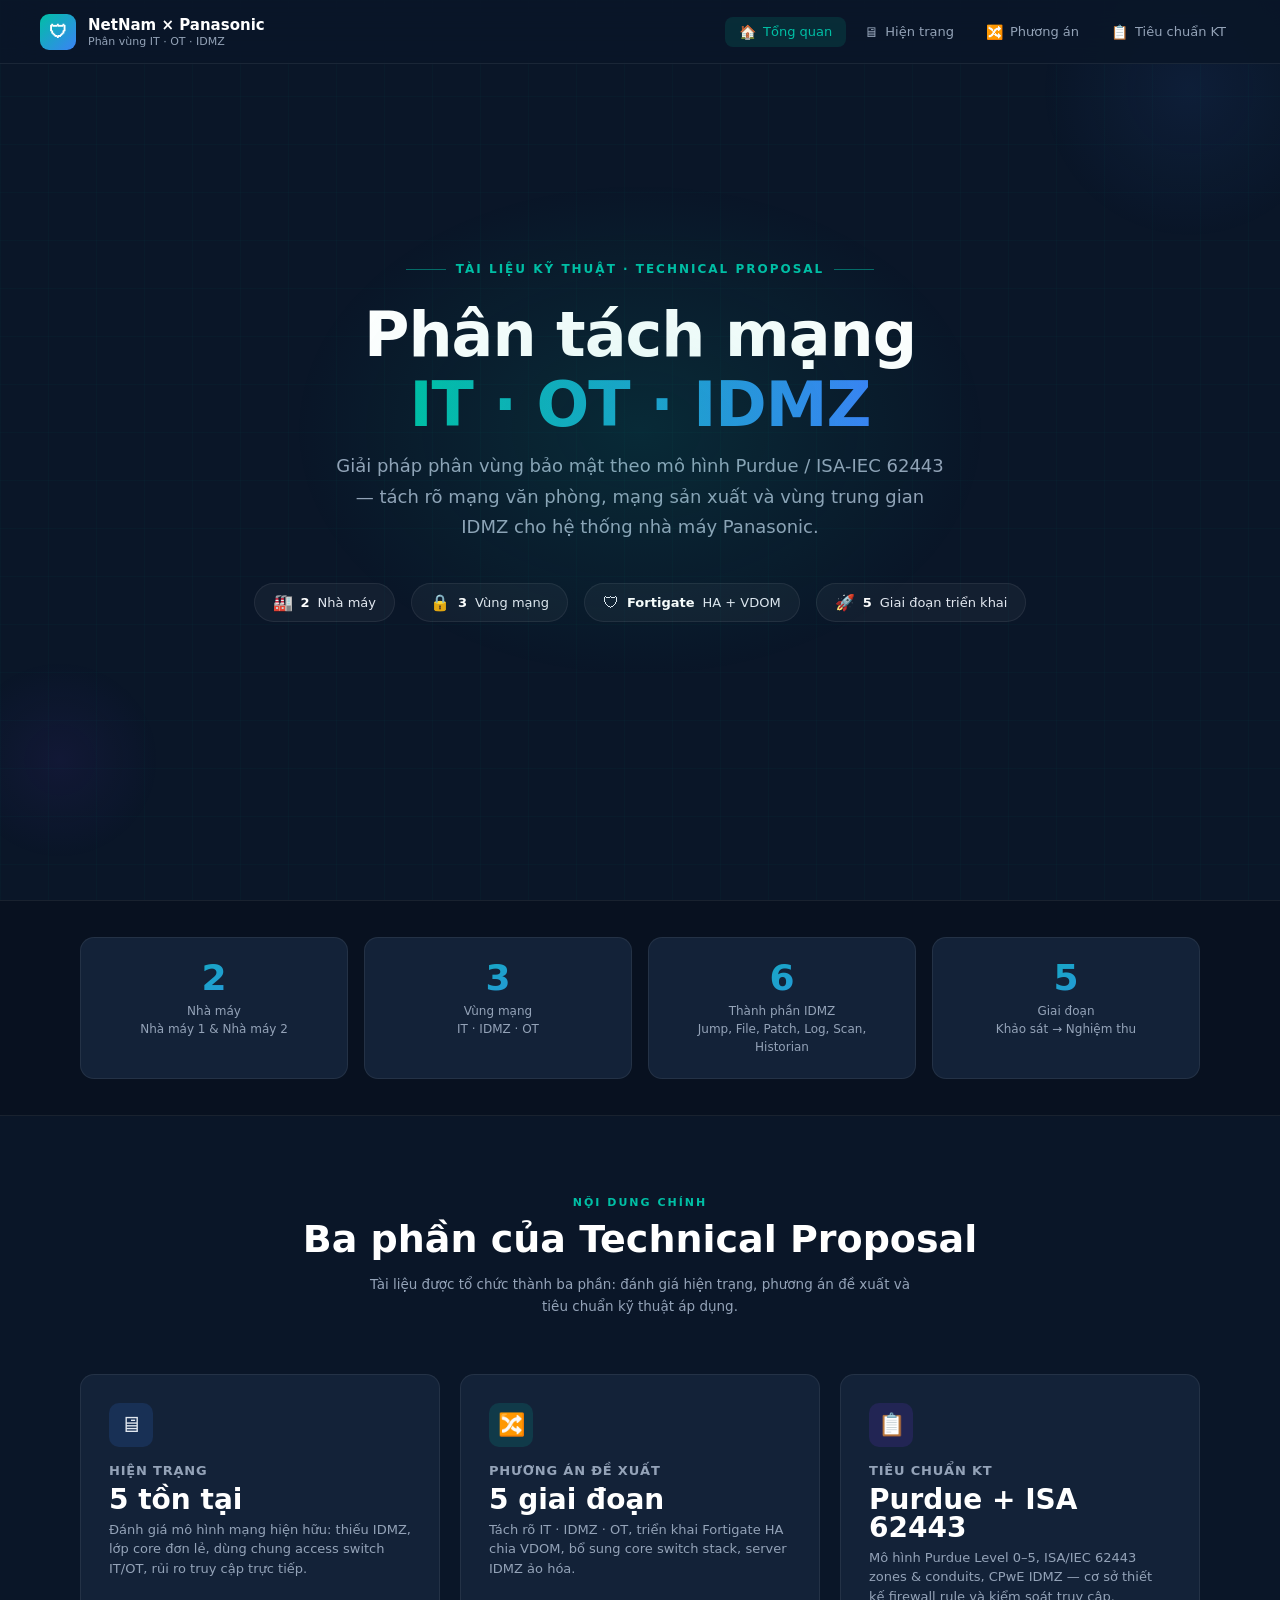
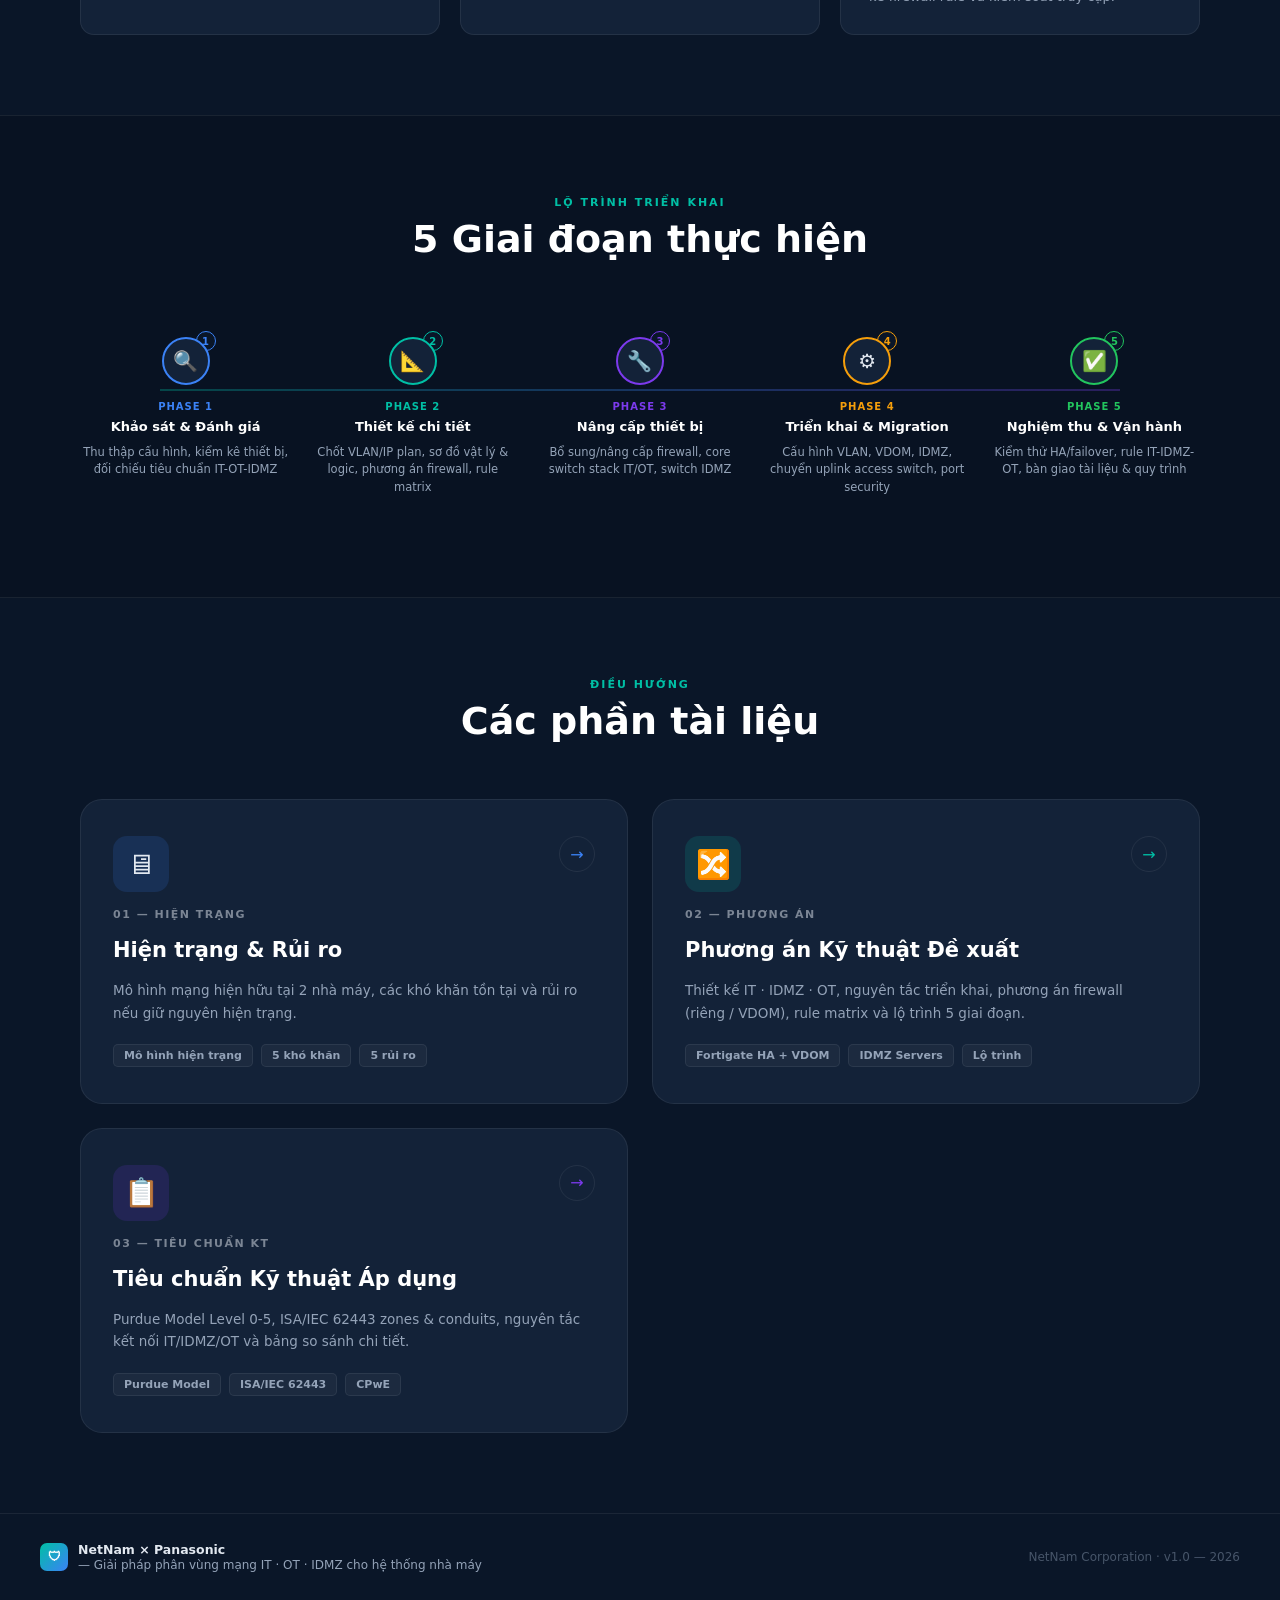
<file: index.html>
<!DOCTYPE html>
<html lang="vi">
<head>
  <meta charset="UTF-8"/>
  <meta name="viewport" content="width=device-width, initial-scale=1.0"/>
  <title>NetNam × Panasonic — Phân vùng IT · OT · IDMZ</title>
  <link rel="stylesheet" href="styles.css"/>
  <style>
/* HERO */
.hero{position:relative;min-height:100vh;display:flex;flex-direction:column;align-items:center;justify-content:center;padding:120px 40px 80px;overflow:hidden;z-index:1}
.hero::after{content:'';position:absolute;top:20%;left:50%;transform:translateX(-50%);width:700px;height:500px;background:radial-gradient(ellipse,rgba(0,191,165,.12) 0%,transparent 70%);pointer-events:none}
.hero-eyebrow{display:flex;align-items:center;gap:10px;font-size:12px;font-weight:700;letter-spacing:2px;text-transform:uppercase;color:var(--teal);margin-bottom:24px;animation:fadeUp .6s ease both}
.hero-eyebrow::before,.hero-eyebrow::after{content:'';display:block;width:40px;height:1px;background:var(--teal);opacity:.5}
.hero-title{font-size:clamp(36px,5vw,62px);font-weight:900;text-align:center;line-height:1.12;letter-spacing:-1px;color:var(--white);margin-bottom:12px;animation:fadeUp .6s .1s ease both}
.hero-title .highlight{background:linear-gradient(90deg,var(--teal),var(--blue));-webkit-background-clip:text;-webkit-text-fill-color:transparent;background-clip:text}
.hero-sub{font-size:clamp(15px,2vw,18px);color:var(--g2);text-align:center;max-width:620px;line-height:1.7;margin-bottom:40px;animation:fadeUp .6s .2s ease both}
.hero-stats{display:flex;gap:16px;flex-wrap:wrap;justify-content:center;margin-bottom:56px;animation:fadeUp .6s .3s ease both}
.stat-chip{display:flex;align-items:center;gap:8px;background:var(--glass);border:1px solid var(--border);border-radius:50px;padding:9px 18px;font-size:13px;color:var(--g1);backdrop-filter:blur(8px);transition:all var(--tr)}
.stat-chip:hover{border-color:var(--teal);color:var(--teal);box-shadow:var(--glow);transform:translateY(-2px)}
.stat-chip .chip-icon{font-size:16px;flex-shrink:0}
.stat-chip strong{color:var(--white);font-weight:700;white-space:nowrap}

.section{position:relative;z-index:1;padding:80px 40px;max-width:1200px;margin:0 auto}
.section-header{text-align:center;margin-bottom:56px}
.section .section-title{font-size:clamp(26px,3vw,38px)}
.section .section-desc{margin-left:auto;margin-right:auto;text-align:center}
.scope-grid{display:grid;grid-template-columns:repeat(4,1fr);gap:16px}
.scope-item{background:var(--navy-card);border:1px solid var(--border);border-radius:var(--radius);padding:22px 20px;text-align:center;transition:all var(--tr)}
.scope-item:hover{border-color:rgba(0,191,165,.25);transform:translateY(-3px)}
.scope-big{font-size:36px;font-weight:900;line-height:1;background:linear-gradient(135deg,var(--teal),var(--blue));-webkit-background-clip:text;-webkit-text-fill-color:transparent;background-clip:text;margin-bottom:6px}
.scope-label{font-size:12px;color:var(--g2);line-height:1.5}

.overview-grid{display:grid;grid-template-columns:repeat(3,1fr);gap:20px}
.overview-card{background:var(--navy-card);border:1px solid var(--border);border-radius:var(--radius);padding:28px;position:relative;overflow:hidden;transition:all var(--tr)}
.overview-card::before{content:'';position:absolute;top:0;left:0;right:0;height:3px;background:linear-gradient(90deg,var(--teal),var(--blue));opacity:0;transition:opacity var(--tr)}
.overview-card:hover{border-color:rgba(0,191,165,.3);transform:translateY(-4px);box-shadow:var(--shadow)}
.overview-card:hover::before{opacity:1}
.ov-icon{width:44px;height:44px;border-radius:10px;display:flex;align-items:center;justify-content:center;font-size:22px;margin-bottom:16px}
.ov-icon.blue{background:rgba(59,130,246,.15)}.ov-icon.teal{background:rgba(0,191,165,.15)}.ov-icon.purple{background:rgba(124,58,237,.15)}.ov-icon.orange{background:rgba(245,158,11,.15)}.ov-icon.red{background:rgba(239,68,68,.15)}.ov-icon.green{background:rgba(34,197,94,.15)}
.ov-title{font-size:13px;font-weight:600;color:var(--g2);text-transform:uppercase;letter-spacing:.8px;margin-bottom:8px}
.ov-value{font-size:28px;font-weight:800;color:var(--white);line-height:1;margin-bottom:6px}
.ov-detail{font-size:13px;color:var(--g2);line-height:1.5}

.timeline{position:relative;padding:20px 0}
.timeline-line{position:absolute;top:72px;left:80px;right:80px;height:2px;background:linear-gradient(90deg,var(--teal),var(--blue),var(--purple));opacity:.3}
.timeline-steps{display:grid;grid-template-columns:repeat(5,1fr);gap:16px;position:relative}
.tl-step{display:flex;flex-direction:column;align-items:center;text-align:center;opacity:0;transform:translateY(24px);transition:opacity .5s ease,transform .5s ease}
.tl-step.visible{opacity:1;transform:translateY(0)}
.tl-dot-wrap{position:relative;margin-bottom:16px}
.tl-dot{width:48px;height:48px;border-radius:50%;border:2px solid;display:flex;align-items:center;justify-content:center;font-size:20px;background:var(--navy-card);position:relative;z-index:1;transition:all var(--tr)}
.tl-step:hover .tl-dot{transform:scale(1.15);box-shadow:0 0 0 8px rgba(0,191,165,.1)}
.tl-num{position:absolute;top:-6px;right:-6px;width:20px;height:20px;border-radius:50%;background:var(--navy);border:1.5px solid;font-size:10px;font-weight:800;display:flex;align-items:center;justify-content:center}
.tl-phase{font-size:10px;font-weight:700;letter-spacing:1px;text-transform:uppercase;margin-bottom:6px}
.tl-name{font-size:13px;font-weight:700;color:var(--white);line-height:1.35;margin-bottom:8px}
.tl-desc{font-size:11.5px;color:var(--g2);line-height:1.55}
.tl-step:nth-child(1) .tl-dot,.tl-step:nth-child(1) .tl-num{border-color:#3B82F6}.tl-step:nth-child(1) .tl-num,.tl-step:nth-child(1) .tl-phase{color:#3B82F6}
.tl-step:nth-child(2) .tl-dot,.tl-step:nth-child(2) .tl-num{border-color:#00BFA5}.tl-step:nth-child(2) .tl-num,.tl-step:nth-child(2) .tl-phase{color:#00BFA5}
.tl-step:nth-child(3) .tl-dot,.tl-step:nth-child(3) .tl-num{border-color:#7C3AED}.tl-step:nth-child(3) .tl-num,.tl-step:nth-child(3) .tl-phase{color:#7C3AED}
.tl-step:nth-child(4) .tl-dot,.tl-step:nth-child(4) .tl-num{border-color:#F59E0B}.tl-step:nth-child(4) .tl-num,.tl-step:nth-child(4) .tl-phase{color:#F59E0B}
.tl-step:nth-child(5) .tl-dot,.tl-step:nth-child(5) .tl-num{border-color:#22C55E}.tl-step:nth-child(5) .tl-num,.tl-step:nth-child(5) .tl-phase{color:#22C55E}

.nav-cards{display:grid;grid-template-columns:repeat(2,1fr);gap:24px}
.nav-card{position:relative;background:var(--navy-card);border:1px solid var(--border);border-radius:var(--radius-lg);padding:36px 32px;display:flex;flex-direction:column;gap:16px;overflow:hidden;transition:all var(--tr);cursor:pointer;text-decoration:none;color:inherit}
.nav-card::before{content:'';position:absolute;inset:0;opacity:0;transition:opacity var(--tr);border-radius:var(--radius-lg)}
.nav-card:hover{transform:translateY(-6px);box-shadow:var(--shadow)}
.nav-card.c1::before{background:radial-gradient(circle at 0% 0%,rgba(59,130,246,.12),transparent 60%)}.nav-card.c2::before{background:radial-gradient(circle at 100% 0%,rgba(0,191,165,.12),transparent 60%)}.nav-card.c3::before{background:radial-gradient(circle at 0% 100%,rgba(124,58,237,.12),transparent 60%)}
.nav-card.c1:hover{border-color:rgba(59,130,246,.35)}.nav-card.c2:hover{border-color:rgba(0,191,165,.35)}.nav-card.c3:hover{border-color:rgba(124,58,237,.35)}
.nav-card:hover::before{opacity:1}
.nc-top{display:flex;align-items:flex-start;justify-content:space-between;gap:12px}
.nc-icon-wrap{width:56px;height:56px;border-radius:14px;display:flex;align-items:center;justify-content:center;font-size:28px;flex-shrink:0}
.c1 .nc-icon-wrap{background:rgba(59,130,246,.15)}.c2 .nc-icon-wrap{background:rgba(0,191,165,.15)}.c3 .nc-icon-wrap{background:rgba(124,58,237,.15)}
.nc-arrow{width:36px;height:36px;border-radius:50%;border:1px solid var(--border);display:flex;align-items:center;justify-content:center;font-size:16px;color:var(--g3);transition:all var(--tr);flex-shrink:0}
.nav-card:hover .nc-arrow{border-color:currentColor;transform:translate(3px,-3px)}
.c1 .nc-arrow{color:#3B82F6}.c2 .nc-arrow{color:#00BFA5}.c3 .nc-arrow{color:#7C3AED}
.nc-num{font-size:11px;font-weight:700;letter-spacing:1.5px;text-transform:uppercase;opacity:.5}
.nc-title{font-size:21px;font-weight:800;color:var(--white);line-height:1.25}
.nc-desc{font-size:13.5px;color:var(--g2);line-height:1.65}
.nc-tags{display:flex;flex-wrap:wrap;gap:8px;margin-top:4px}
.nc-tag{font-size:11px;font-weight:600;padding:4px 10px;border-radius:5px;border:1px solid var(--border);background:var(--glass);color:var(--g2)}

@keyframes fadeUp{from{opacity:0;transform:translateY(20px)}to{opacity:1;transform:translateY(0)}}
.float-dot{position:absolute;border-radius:50%;pointer-events:none}
.fd1{width:300px;height:300px;background:radial-gradient(circle,rgba(59,130,246,.08) 0%,transparent 70%);top:-60px;right:-60px}
.fd2{width:200px;height:200px;background:radial-gradient(circle,rgba(124,58,237,.07) 0%,transparent 70%);bottom:40px;left:-40px}
.reveal{opacity:0;transform:translateY(30px);transition:opacity .6s ease,transform .6s ease}
.reveal.visible{opacity:1;transform:translateY(0)}

@media(max-width:900px){
  .section{padding:60px 20px}.overview-grid{grid-template-columns:1fr 1fr}
  .timeline-steps{grid-template-columns:repeat(3,1fr)}.timeline-line{display:none}
  .nav-cards{grid-template-columns:1fr}.scope-grid{grid-template-columns:repeat(2,1fr)}
}
  </style>
</head>
<body>

<nav class="navbar" id="navbar">
  <div class="nav-brand">
    <div class="nav-logo">🛡</div>
    <div>
      <div class="nav-title">NetNam × Panasonic</div>
      <div class="nav-subtitle">Phân vùng IT · OT · IDMZ</div>
    </div>
  </div>
  <ul class="nav-links">
    <li><a href="index.html" class="active"><span class="nav-icon">🏠</span> Tổng quan</a></li>
    <li><a href="hien-trang.html"><span class="nav-icon">🖥</span> Hiện trạng</a></li>
    <li><a href="phuong-an.html"><span class="nav-icon">🔀</span> Phương án</a></li>
    <li><a href="tieu-chuan.html"><span class="nav-icon">📋</span> Tiêu chuẩn KT</a></li>
  </ul>
</nav>

<!-- HERO -->
<section class="hero">
  <div class="float-dot fd1"></div>
  <div class="float-dot fd2"></div>
  <div class="hero-eyebrow">Tài liệu Kỹ thuật · Technical Proposal</div>
  <h1 class="hero-title">Phân tách mạng<br><span class="highlight">IT · OT · IDMZ</span></h1>
  <p class="hero-sub">Giải pháp phân vùng bảo mật theo mô hình Purdue / ISA-IEC 62443 — tách rõ mạng văn phòng, mạng sản xuất và vùng trung gian IDMZ cho hệ thống nhà máy Panasonic.</p>
  <div class="hero-stats">
    <div class="stat-chip"><span class="chip-icon">🏭</span> <strong>2</strong> Nhà máy</div>
    <div class="stat-chip"><span class="chip-icon">🔒</span> <strong>3</strong> Vùng mạng</div>
    <div class="stat-chip"><span class="chip-icon">🛡</span> <strong>Fortigate</strong> HA + VDOM</div>
    <div class="stat-chip"><span class="chip-icon">🚀</span> <strong>5</strong> Giai đoạn triển khai</div>
  </div>
</section>

<!-- SCOPE NUMBERS -->
<div id="overview" style="position:relative;z-index:1;background:rgba(0,0,0,.2);border-top:1px solid var(--border);border-bottom:1px solid var(--border)">
  <div style="max-width:1200px;margin:0 auto;padding:36px 40px">
    <div class="scope-grid reveal">
      <div class="scope-item"><div class="scope-big">2</div><div class="scope-label">Nhà máy<br>Nhà máy 1 & Nhà máy 2</div></div>
      <div class="scope-item"><div class="scope-big">3</div><div class="scope-label">Vùng mạng<br>IT · IDMZ · OT</div></div>
      <div class="scope-item"><div class="scope-big">6</div><div class="scope-label">Thành phần IDMZ<br>Jump, File, Patch, Log, Scan, Historian</div></div>
      <div class="scope-item"><div class="scope-big">5</div><div class="scope-label">Giai đoạn<br>Khảo sát → Nghiệm thu</div></div>
    </div>
  </div>
</div>

<!-- OVERVIEW CARDS -->
<div class="section reveal">
  <div class="section-header">
    <div class="section-label">Nội dung chính</div>
    <h2 class="section-title">Ba phần của Technical Proposal</h2>
    <p class="section-desc" style="max-width:560px">Tài liệu được tổ chức thành ba phần: đánh giá hiện trạng, phương án đề xuất và tiêu chuẩn kỹ thuật áp dụng.</p>
  </div>
  <div class="overview-grid">
    <div class="overview-card">
      <div class="ov-icon blue">🖥</div>
      <div class="ov-title">Hiện trạng</div>
      <div class="ov-value">5 tồn tại</div>
      <div class="ov-detail">Đánh giá mô hình mạng hiện hữu: thiếu IDMZ, lớp core đơn lẻ, dùng chung access switch IT/OT, rủi ro truy cập trực tiếp.</div>
    </div>
    <div class="overview-card">
      <div class="ov-icon teal">🔀</div>
      <div class="ov-title">Phương án đề xuất</div>
      <div class="ov-value">5 giai đoạn</div>
      <div class="ov-detail">Tách rõ IT · IDMZ · OT, triển khai Fortigate HA chia VDOM, bổ sung core switch stack, server IDMZ ảo hóa.</div>
    </div>
    <div class="overview-card">
      <div class="ov-icon purple">📋</div>
      <div class="ov-title">Tiêu chuẩn KT</div>
      <div class="ov-value">Purdue + ISA 62443</div>
      <div class="ov-detail">Mô hình Purdue Level 0–5, ISA/IEC 62443 zones & conduits, CPwE IDMZ — cơ sở thiết kế firewall rule và kiểm soát truy cập.</div>
    </div>
  </div>
</div>

<!-- TIMELINE 5 GIAI ĐOẠN -->
<div style="background:rgba(0,0,0,.15);border-top:1px solid var(--border);border-bottom:1px solid var(--border);position:relative;z-index:1">
  <div class="section reveal">
    <div class="section-header">
      <div class="section-label">Lộ trình triển khai</div>
      <h2 class="section-title">5 Giai đoạn thực hiện</h2>
    </div>
    <div class="timeline">
      <div class="timeline-line"></div>
      <div class="timeline-steps">
        <div class="tl-step">
          <div class="tl-dot-wrap"><div class="tl-dot">🔍</div><div class="tl-num">1</div></div>
          <div class="tl-phase">Phase 1</div>
          <div class="tl-name">Khảo sát & Đánh giá</div>
          <div class="tl-desc">Thu thập cấu hình, kiểm kê thiết bị, đối chiếu tiêu chuẩn IT-OT-IDMZ</div>
        </div>
        <div class="tl-step">
          <div class="tl-dot-wrap"><div class="tl-dot">📐</div><div class="tl-num">2</div></div>
          <div class="tl-phase">Phase 2</div>
          <div class="tl-name">Thiết kế chi tiết</div>
          <div class="tl-desc">Chốt VLAN/IP plan, sơ đồ vật lý & logic, phương án firewall, rule matrix</div>
        </div>
        <div class="tl-step">
          <div class="tl-dot-wrap"><div class="tl-dot">🔧</div><div class="tl-num">3</div></div>
          <div class="tl-phase">Phase 3</div>
          <div class="tl-name">Nâng cấp thiết bị</div>
          <div class="tl-desc">Bổ sung/nâng cấp firewall, core switch stack IT/OT, switch IDMZ</div>
        </div>
        <div class="tl-step">
          <div class="tl-dot-wrap"><div class="tl-dot">⚙️</div><div class="tl-num">4</div></div>
          <div class="tl-phase">Phase 4</div>
          <div class="tl-name">Triển khai & Migration</div>
          <div class="tl-desc">Cấu hình VLAN, VDOM, IDMZ, chuyển uplink access switch, port security</div>
        </div>
        <div class="tl-step">
          <div class="tl-dot-wrap"><div class="tl-dot">✅</div><div class="tl-num">5</div></div>
          <div class="tl-phase">Phase 5</div>
          <div class="tl-name">Nghiệm thu & Vận hành</div>
          <div class="tl-desc">Kiểm thử HA/failover, rule IT-IDMZ-OT, bàn giao tài liệu & quy trình</div>
        </div>
      </div>
    </div>
  </div>
</div>

<!-- NAV CARDS -->
<div class="section reveal">
  <div class="section-header">
    <div class="section-label">Điều hướng</div>
    <h2 class="section-title">Các phần tài liệu</h2>
  </div>
  <div class="nav-cards">
    <a href="hien-trang.html" class="nav-card c1">
      <div class="nc-top"><div class="nc-icon-wrap">🖥</div><div class="nc-arrow">→</div></div>
      <div class="nc-num">01 — Hiện trạng</div>
      <div class="nc-title">Hiện trạng & Rủi ro</div>
      <div class="nc-desc">Mô hình mạng hiện hữu tại 2 nhà máy, các khó khăn tồn tại và rủi ro nếu giữ nguyên hiện trạng.</div>
      <div class="nc-tags">
        <span class="nc-tag">Mô hình hiện trạng</span>
        <span class="nc-tag">5 khó khăn</span>
        <span class="nc-tag">5 rủi ro</span>
      </div>
    </a>
    <a href="phuong-an.html" class="nav-card c2">
      <div class="nc-top"><div class="nc-icon-wrap">🔀</div><div class="nc-arrow">→</div></div>
      <div class="nc-num">02 — Phương án</div>
      <div class="nc-title">Phương án Kỹ thuật Đề xuất</div>
      <div class="nc-desc">Thiết kế IT · IDMZ · OT, nguyên tắc triển khai, phương án firewall (riêng / VDOM), rule matrix và lộ trình 5 giai đoạn.</div>
      <div class="nc-tags">
        <span class="nc-tag">Fortigate HA + VDOM</span>
        <span class="nc-tag">IDMZ Servers</span>
        <span class="nc-tag">Lộ trình</span>
      </div>
    </a>
    <a href="tieu-chuan.html" class="nav-card c3">
      <div class="nc-top"><div class="nc-icon-wrap">📋</div><div class="nc-arrow">→</div></div>
      <div class="nc-num">03 — Tiêu chuẩn KT</div>
      <div class="nc-title">Tiêu chuẩn Kỹ thuật Áp dụng</div>
      <div class="nc-desc">Purdue Model Level 0-5, ISA/IEC 62443 zones & conduits, nguyên tắc kết nối IT/IDMZ/OT và bảng so sánh chi tiết.</div>
      <div class="nc-tags">
        <span class="nc-tag">Purdue Model</span>
        <span class="nc-tag">ISA/IEC 62443</span>
        <span class="nc-tag">CPwE</span>
      </div>
    </a>
  </div>
</div>

<footer>
  <div class="footer-brand">
    <div class="footer-logo">🛡</div>
    <div class="footer-info"><strong>NetNam × Panasonic</strong> — Giải pháp phân vùng mạng IT · OT · IDMZ cho hệ thống nhà máy</div>
  </div>
  <div class="footer-right">NetNam Corporation · v1.0 — 2026</div>
</footer>

<script>
  const navbar=document.getElementById('navbar');
  addEventListener('scroll',()=>navbar.classList.toggle('scrolled',scrollY>30));
  const ro=new IntersectionObserver(es=>es.forEach(e=>{if(e.isIntersecting){e.target.classList.add('visible');ro.unobserve(e.target)}}),{threshold:.08});
  document.querySelectorAll('.reveal').forEach(el=>ro.observe(el));
  const to=new IntersectionObserver(es=>es.forEach(e=>{if(e.isIntersecting){e.target.querySelectorAll('.tl-step').forEach((s,i)=>setTimeout(()=>s.classList.add('visible'),i*110));to.unobserve(e.target)}}),{threshold:.1});
  const tw=document.querySelector('.timeline-steps');if(tw)to.observe(tw);
</script>
</body>
</html>
</file>
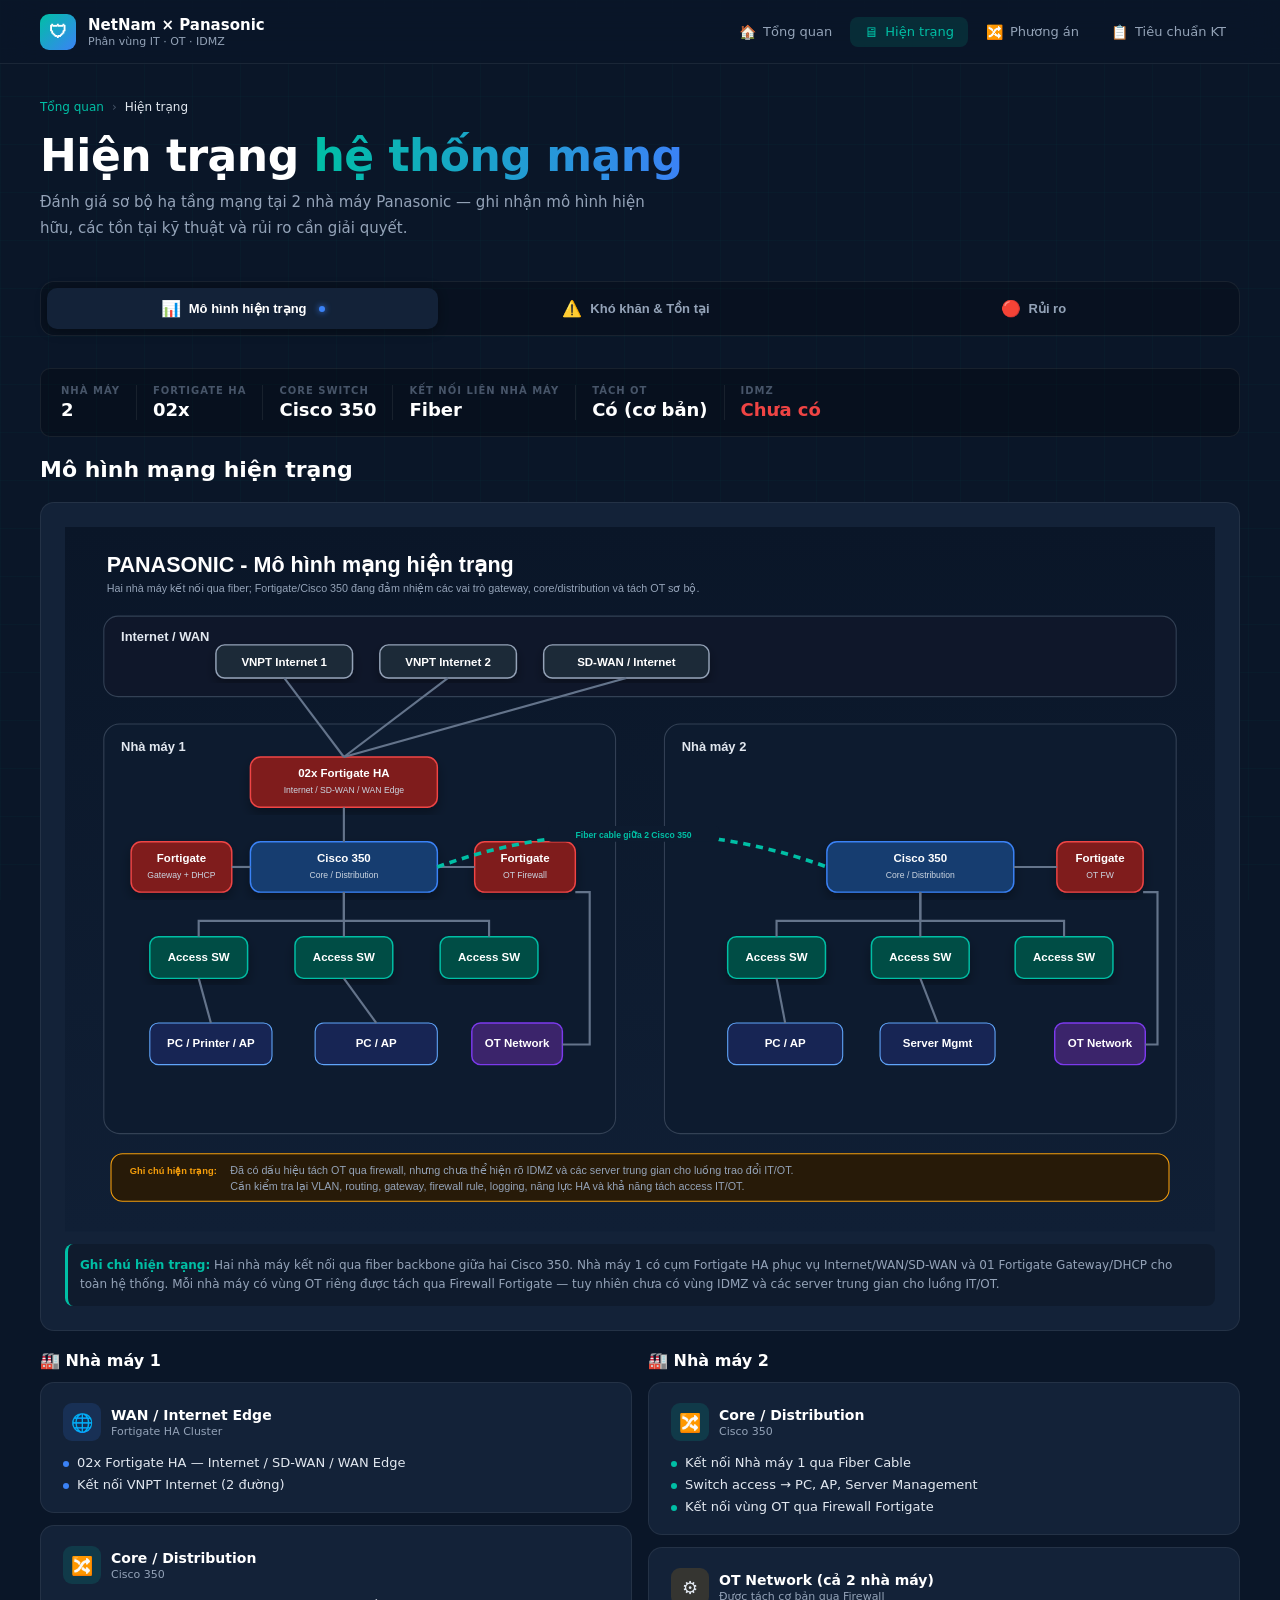
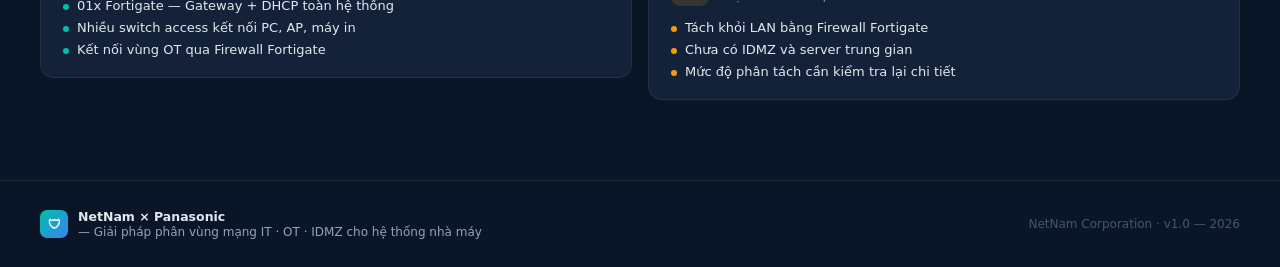
<file: hien-trang.html>
<!DOCTYPE html>
<html lang="vi">
<head>
  <meta charset="UTF-8"/>
  <meta name="viewport" content="width=device-width, initial-scale=1.0"/>
  <title>Hiện trạng — NetNam × Panasonic</title>
  <link rel="stylesheet" href="styles.css"/>
  <style>
.tab-btn.active .tb-dot{width:6px;height:6px;border-radius:50%;margin-left:4px;flex-shrink:0}
.tab-btn:nth-child(1).active .tb-dot{background:var(--blue);box-shadow:0 0 6px var(--blue)}
.tab-btn:nth-child(2).active .tb-dot{background:var(--orange);box-shadow:0 0 6px var(--orange)}
.tab-btn:nth-child(3).active .tb-dot{background:var(--red);box-shadow:0 0 6px var(--red)}

.section-title-sm{font-size:22px;font-weight:800;color:var(--white);margin-bottom:20px}
.grid-auto{display:grid;grid-template-columns:repeat(auto-fit,minmax(280px,1fr));gap:16px}
.grid-2{display:grid;grid-template-columns:1fr 1fr;gap:16px}
.info-label{color:var(--g2);min-width:180px;flex-shrink:0;white-space:nowrap}
.info-value{color:var(--g1);flex:1;min-width:0;word-break:break-word}

.summary-bar{display:flex;gap:12px;flex-wrap:wrap;background:rgba(0,0,0,.25);border:1px solid var(--border);border-radius:10px;padding:16px 20px;margin-bottom:20px}
.sb-item{display:flex;flex-direction:column;gap:3px}
.sb-label{font-size:10px;font-weight:700;letter-spacing:1px;text-transform:uppercase;color:var(--g3)}
.sb-value{font-size:18px;font-weight:800;color:var(--white)}
.sb-sep{width:1px;background:var(--border);align-self:stretch;margin:0 4px}

.need-card{background:var(--navy-card);border:1px solid var(--border);border-radius:var(--radius);padding:28px;display:flex;gap:20px;align-items:flex-start;transition:all var(--tr)}
.need-card:hover{transform:translateY(-3px);box-shadow:var(--shadow)}
.need-icon{width:48px;height:48px;border-radius:12px;display:flex;align-items:center;justify-content:center;font-size:24px;flex-shrink:0}
.need-title{font-size:16px;font-weight:800;color:var(--white);margin-bottom:8px}
.need-desc{font-size:13.5px;color:var(--g2);line-height:1.65}

.zone-card{background:var(--navy-card);border:1px solid var(--border);border-radius:var(--radius);padding:20px 22px;transition:all var(--tr)}
.zone-card:hover{transform:translateY(-3px);border-color:rgba(0,191,165,.2)}
.zone-header{display:flex;align-items:center;gap:10px;margin-bottom:14px}
.zone-icon{width:38px;height:38px;border-radius:9px;display:flex;align-items:center;justify-content:center;font-size:18px;flex-shrink:0}
.zone-name{font-size:14px;font-weight:700;color:var(--white)}
.zone-sub{font-size:11px;color:var(--g2);margin-top:2px}
.zone-items{display:flex;flex-direction:column;gap:7px}
.zone-item{display:flex;align-items:baseline;gap:8px;font-size:13px;color:var(--g1);word-break:break-word}
.zone-item::before{content:'';width:6px;height:6px;border-radius:50%;flex-shrink:0;min-width:6px;margin-top:4px}
.zi-blue::before{background:var(--blue)}.zi-teal::before{background:var(--teal)}.zi-purple::before{background:var(--purple)}.zi-orange::before{background:var(--orange)}.zi-red::before{background:var(--red)}

.risk-card{background:var(--navy-card);border:1px solid var(--border);border-left:3px solid var(--red);border-radius:var(--radius);padding:24px;display:flex;gap:16px;align-items:flex-start;transition:all var(--tr)}
.risk-card:hover{transform:translateY(-3px);box-shadow:var(--shadow)}
.risk-num{font-size:32px;font-weight:900;line-height:1;color:var(--red);opacity:.2;flex-shrink:0;width:40px}
.risk-title{font-size:15px;font-weight:800;color:var(--white);margin-bottom:8px}
.risk-desc{font-size:13px;color:var(--g2);line-height:1.65}

.topo-box{background:var(--navy-card);border:1px solid var(--border);border-radius:var(--radius);padding:24px;margin-bottom:20px}
.topo-box img{max-width:100%;border-radius:8px;display:block;margin:0 auto}
.topo-note{font-size:12px;color:var(--g2);margin-top:12px;line-height:1.6;padding:12px;background:rgba(0,0,0,.2);border-radius:8px;border-left:3px solid var(--teal)}

@media(max-width:900px){
  .tab-btn{min-width:unset;font-size:12px;padding:9px 10px}
  .grid-2{grid-template-columns:1fr}
}
  </style>
</head>
<body>

<nav class="navbar" id="navbar">
  <div class="nav-brand">
    <div class="nav-logo">🛡</div>
    <div>
      <div class="nav-title">NetNam × Panasonic</div>
      <div class="nav-subtitle">Phân vùng IT · OT · IDMZ</div>
    </div>
  </div>
  <ul class="nav-links">
    <li><a href="index.html"><span class="nav-icon">🏠</span> Tổng quan</a></li>
    <li><a href="hien-trang.html" class="active"><span class="nav-icon">🖥</span> Hiện trạng</a></li>
    <li><a href="phuong-an.html"><span class="nav-icon">🔀</span> Phương án</a></li>
    <li><a href="tieu-chuan.html"><span class="nav-icon">📋</span> Tiêu chuẩn KT</a></li>
  </ul>
</nav>

<div class="page-header">
  <div class="breadcrumb"><a href="index.html">Tổng quan</a> <span>›</span> <span style="color:var(--g1)">Hiện trạng</span></div>
  <h1 class="page-title">Hiện trạng <span class="accent">hệ thống mạng</span></h1>
  <p class="page-desc">Đánh giá sơ bộ hạ tầng mạng tại 2 nhà máy Panasonic — ghi nhận mô hình hiện hữu, các tồn tại kỹ thuật và rủi ro cần giải quyết.</p>
</div>

<div class="tab-section">
  <div class="tab-bar">
    <button class="tab-btn active" onclick="sw('tongquan',this)"><span class="tb-icon">📊</span> Mô hình hiện trạng <span class="tb-dot"></span></button>
    <button class="tab-btn" onclick="sw('khokhan',this)"><span class="tb-icon">⚠️</span> Khó khăn & Tồn tại <span class="tb-dot"></span></button>
    <button class="tab-btn" onclick="sw('ruiro',this)"><span class="tb-icon">🔴</span> Rủi ro <span class="tb-dot"></span></button>

  </div>

  <!-- PANEL: Tổng quan hiện trạng -->
  <div class="tab-panel active" id="tab-tongquan">
    <div class="summary-bar">
      <div class="sb-item"><div class="sb-label">Nhà máy</div><div class="sb-value">2</div></div>
      <div class="sb-sep"></div>
      <div class="sb-item"><div class="sb-label">Fortigate HA</div><div class="sb-value">02x</div></div>
      <div class="sb-sep"></div>
      <div class="sb-item"><div class="sb-label">Core switch</div><div class="sb-value">Cisco 350</div></div>
      <div class="sb-sep"></div>
      <div class="sb-item"><div class="sb-label">Kết nối liên nhà máy</div><div class="sb-value">Fiber</div></div>
      <div class="sb-sep"></div>
      <div class="sb-item"><div class="sb-label">Tách OT</div><div class="sb-value">Có (cơ bản)</div></div>
      <div class="sb-sep"></div>
      <div class="sb-item"><div class="sb-label">IDMZ</div><div class="sb-value" style="color:var(--red)">Chưa có</div></div>
    </div>

    <div class="section-title-sm">Mô hình mạng hiện trạng</div>
    <div class="topo-box">
      <div style="overflow-x:auto">
<svg xmlns="http://www.w3.org/2000/svg" width="1600" height="980" viewBox="0 0 1600 980" font-family="Segoe UI, Arial, sans-serif" style="max-width:100%;height:auto;display:block">
  <defs>
    <linearGradient id="bg" x1="0" y1="0" x2="0" y2="1">
      <stop offset="0" stop-color="#0A1628"/>
      <stop offset="1" stop-color="#101f35"/>
    </linearGradient>
    <filter id="shadow" x="-15%" y="-15%" width="130%" height="130%">
      <feDropShadow dx="0" dy="8" stdDeviation="8" flood-color="#000000" flood-opacity="0.34"/>
    </filter>
    <style>
      .title{fill:#fff;font-size:30px;font-weight:800}
      .sub{fill:#94A3B8;font-size:15px}
      .zoneTitle{fill:#E2E8F0;font-size:18px;font-weight:800}
      .nodeTitle{fill:#fff;font-size:16px;font-weight:800}
      .nodeSub{fill:#CBD5E1;font-size:12px}
      .small{fill:#94A3B8;font-size:12px}
      .warn{fill:#F59E0B;font-size:13px;font-weight:700}
      .link{stroke:#64748B;stroke-width:3;fill:none}
      .fiber{stroke:#00BFA5;stroke-width:5;fill:none;stroke-dasharray:10 8}
      .fw{fill:#7f1d1d;stroke:#EF4444;stroke-width:2}
      .core{fill:#123d6f;stroke:#3B82F6;stroke-width:2}
      .access{fill:#064e45;stroke:#00BFA5;stroke-width:2}
      .ot{fill:#3b246b;stroke:#7C3AED;stroke-width:2}
      .wan{fill:#1f2937;stroke:#94A3B8;stroke-width:2}
      .note{fill:#271a08;stroke:#F59E0B;stroke-width:1.5}
    </style>
  </defs>
  <rect width="1600" height="980" fill="url(#bg)"/>
  <text x="58" y="62" class="title">PANASONIC - Mô hình mạng hiện trạng</text>
  <text x="58" y="90" class="sub">Hai nhà máy kết nối qua fiber; Fortigate/Cisco 350 đang đảm nhiệm các vai trò gateway, core/distribution và tách OT sơ bộ.</text>

  <rect x="54" y="124" width="1492" height="112" rx="20" fill="#0f172a" stroke="#334155" stroke-width="1.5"/>
  <text x="78" y="158" class="zoneTitle">Internet / WAN</text>
  <rect x="210" y="164" width="190" height="46" rx="12" class="wan" filter="url(#shadow)"/>
  <text x="305" y="193" text-anchor="middle" class="nodeTitle">VNPT Internet 1</text>
  <rect x="438" y="164" width="190" height="46" rx="12" class="wan" filter="url(#shadow)"/>
  <text x="533" y="193" text-anchor="middle" class="nodeTitle">VNPT Internet 2</text>
  <rect x="666" y="164" width="230" height="46" rx="12" class="wan" filter="url(#shadow)"/>
  <text x="781" y="193" text-anchor="middle" class="nodeTitle">SD-WAN / Internet</text>

  <rect x="54" y="274" width="712" height="570" rx="22" fill="#0d1b2f" stroke="#334155" stroke-width="1.5"/>
  <text x="78" y="312" class="zoneTitle">Nhà máy 1</text>
  <rect x="258" y="320" width="260" height="70" rx="14" class="fw" filter="url(#shadow)"/>
  <text x="388" y="348" text-anchor="middle" class="nodeTitle">02x Fortigate HA</text>
  <text x="388" y="370" text-anchor="middle" class="nodeSub">Internet / SD-WAN / WAN Edge</text>
  <rect x="258" y="438" width="260" height="70" rx="14" class="core" filter="url(#shadow)"/>
  <text x="388" y="466" text-anchor="middle" class="nodeTitle">Cisco 350</text>
  <text x="388" y="488" text-anchor="middle" class="nodeSub">Core / Distribution</text>
  <rect x="92" y="438" width="140" height="70" rx="14" class="fw" filter="url(#shadow)"/>
  <text x="162" y="466" text-anchor="middle" class="nodeTitle">Fortigate</text>
  <text x="162" y="488" text-anchor="middle" class="nodeSub">Gateway + DHCP</text>
  <rect x="570" y="438" width="140" height="70" rx="14" class="fw" filter="url(#shadow)"/>
  <text x="640" y="466" text-anchor="middle" class="nodeTitle">Fortigate</text>
  <text x="640" y="488" text-anchor="middle" class="nodeSub">OT Firewall</text>
  <rect x="118" y="570" width="136" height="58" rx="12" class="access" filter="url(#shadow)"/><text x="186" y="604" text-anchor="middle" class="nodeTitle">Access SW</text>
  <rect x="320" y="570" width="136" height="58" rx="12" class="access" filter="url(#shadow)"/><text x="388" y="604" text-anchor="middle" class="nodeTitle">Access SW</text>
  <rect x="522" y="570" width="136" height="58" rx="12" class="access" filter="url(#shadow)"/><text x="590" y="604" text-anchor="middle" class="nodeTitle">Access SW</text>
  <rect x="118" y="690" width="170" height="58" rx="12" fill="#172554" stroke="#60A5FA" stroke-width="1.5"/><text x="203" y="724" text-anchor="middle" class="nodeTitle">PC / Printer / AP</text>
  <rect x="348" y="690" width="170" height="58" rx="12" fill="#172554" stroke="#60A5FA" stroke-width="1.5"/><text x="433" y="724" text-anchor="middle" class="nodeTitle">PC / AP</text>
  <rect x="566" y="690" width="126" height="58" rx="12" class="ot"/><text x="629" y="724" text-anchor="middle" class="nodeTitle">OT Network</text>

  <rect x="834" y="274" width="712" height="570" rx="22" fill="#0d1b2f" stroke="#334155" stroke-width="1.5"/>
  <text x="858" y="312" class="zoneTitle">Nhà máy 2</text>
  <rect x="1060" y="438" width="260" height="70" rx="14" class="core" filter="url(#shadow)"/>
  <text x="1190" y="466" text-anchor="middle" class="nodeTitle">Cisco 350</text>
  <text x="1190" y="488" text-anchor="middle" class="nodeSub">Core / Distribution</text>
  <rect x="1380" y="438" width="120" height="70" rx="14" class="fw" filter="url(#shadow)"/>
  <text x="1440" y="466" text-anchor="middle" class="nodeTitle">Fortigate</text>
  <text x="1440" y="488" text-anchor="middle" class="nodeSub">OT FW</text>
  <rect x="922" y="570" width="136" height="58" rx="12" class="access" filter="url(#shadow)"/><text x="990" y="604" text-anchor="middle" class="nodeTitle">Access SW</text>
  <rect x="1122" y="570" width="136" height="58" rx="12" class="access" filter="url(#shadow)"/><text x="1190" y="604" text-anchor="middle" class="nodeTitle">Access SW</text>
  <rect x="1322" y="570" width="136" height="58" rx="12" class="access" filter="url(#shadow)"/><text x="1390" y="604" text-anchor="middle" class="nodeTitle">Access SW</text>
  <rect x="922" y="690" width="160" height="58" rx="12" fill="#172554" stroke="#60A5FA" stroke-width="1.5"/><text x="1002" y="724" text-anchor="middle" class="nodeTitle">PC / AP</text>
  <rect x="1134" y="690" width="160" height="58" rx="12" fill="#172554" stroke="#60A5FA" stroke-width="1.5"/><text x="1214" y="724" text-anchor="middle" class="nodeTitle">Server Mgmt</text>
  <rect x="1377" y="690" width="126" height="58" rx="12" class="ot"/><text x="1440" y="724" text-anchor="middle" class="nodeTitle">OT Network</text>

  <path d="M305 210 L388 320" class="link"/><path d="M533 210 L388 320" class="link"/><path d="M781 210 L388 320" class="link"/>
  <path d="M388 390 L388 438" class="link"/><path d="M232 473 L258 473" class="link"/><path d="M518 473 L570 473" class="link"/>
  <path d="M388 508 L388 548 L186 548 L186 570" class="link"/><path d="M388 508 L388 570" class="link"/><path d="M388 548 L590 548 L590 570" class="link"/>
  <path d="M186 628 L203 690" class="link"/><path d="M388 628 L433 690" class="link"/><path d="M710 508 L730 508 L730 720 L692 720" class="link"/>
  <path d="M518 473 C690 410 890 410 1060 473" class="fiber"/>
  <rect x="672" y="416" width="238" height="22" rx="5" fill="#0d1b2f"/>
  <text x="791" y="432" text-anchor="middle" class="small" style="fill:#00BFA5;font-weight:700">Fiber cable giữa 2 Cisco 350</text>
  <path d="M1190 508 L1190 548 L990 548 L990 570" class="link"/><path d="M1190 508 L1190 570" class="link"/><path d="M1190 548 L1390 548 L1390 570" class="link"/>
  <path d="M990 628 L1002 690" class="link"/><path d="M1190 628 L1214 690" class="link"/><path d="M1320 473 L1380 473" class="link"/><path d="M1500 508 L1520 508 L1520 720 L1503 720" class="link"/>

  <rect x="64" y="872" width="1472" height="66" rx="16" class="note"/>
  <text x="90" y="900" class="warn">Ghi chú hiện trạng:</text>
  <text x="230" y="900" class="sub">Đã có dấu hiệu tách OT qua firewall, nhưng chưa thể hiện rõ IDMZ và các server trung gian cho luồng trao đổi IT/OT.</text>
  <text x="230" y="923" class="sub">Cần kiểm tra lại VLAN, routing, gateway, firewall rule, logging, năng lực HA và khả năng tách access IT/OT.</text>
</svg>
      </div>
      <div class="topo-note">
        <strong style="color:var(--teal)">Ghi chú hiện trạng:</strong> Hai nhà máy kết nối qua fiber backbone giữa hai Cisco 350. Nhà máy 1 có cụm Fortigate HA phục vụ Internet/WAN/SD-WAN và 01 Fortigate Gateway/DHCP cho toàn hệ thống. Mỗi nhà máy có vùng OT riêng được tách qua Firewall Fortigate — tuy nhiên chưa có vùng IDMZ và các server trung gian cho luồng IT/OT.
      </div>
    </div>

    <div class="grid-2">
      <div>
        <div class="section-title-sm" style="font-size:16px;margin-bottom:12px">🏭 Nhà máy 1</div>
        <div class="zone-card" style="margin-bottom:12px">
          <div class="zone-header">
            <div class="zone-icon" style="background:rgba(59,130,246,.15)">🌐</div>
            <div><div class="zone-name">WAN / Internet Edge</div><div class="zone-sub">Fortigate HA Cluster</div></div>
          </div>
          <ul class="zone-items">
            <li class="zone-item zi-blue">02x Fortigate HA — Internet / SD-WAN / WAN Edge</li>
            <li class="zone-item zi-blue">Kết nối VNPT Internet (2 đường)</li>
          </ul>
        </div>
        <div class="zone-card" style="margin-bottom:12px">
          <div class="zone-header">
            <div class="zone-icon" style="background:rgba(0,191,165,.15)">🔀</div>
            <div><div class="zone-name">Core / Distribution</div><div class="zone-sub">Cisco 350</div></div>
          </div>
          <ul class="zone-items">
            <li class="zone-item zi-teal">01x Fortigate — Gateway + DHCP toàn hệ thống</li>
            <li class="zone-item zi-teal">Nhiều switch access kết nối PC, AP, máy in</li>
            <li class="zone-item zi-teal">Kết nối vùng OT qua Firewall Fortigate</li>
          </ul>
        </div>
      </div>
      <div>
        <div class="section-title-sm" style="font-size:16px;margin-bottom:12px">🏭 Nhà máy 2</div>
        <div class="zone-card" style="margin-bottom:12px">
          <div class="zone-header">
            <div class="zone-icon" style="background:rgba(0,191,165,.15)">🔀</div>
            <div><div class="zone-name">Core / Distribution</div><div class="zone-sub">Cisco 350</div></div>
          </div>
          <ul class="zone-items">
            <li class="zone-item zi-teal">Kết nối Nhà máy 1 qua Fiber Cable</li>
            <li class="zone-item zi-teal">Switch access → PC, AP, Server Management</li>
            <li class="zone-item zi-teal">Kết nối vùng OT qua Firewall Fortigate</li>
          </ul>
        </div>
        <div class="zone-card">
          <div class="zone-header">
            <div class="zone-icon" style="background:rgba(245,158,11,.15)">⚙️</div>
            <div><div class="zone-name">OT Network (cả 2 nhà máy)</div><div class="zone-sub">Được tách cơ bản qua Firewall</div></div>
          </div>
          <ul class="zone-items">
            <li class="zone-item zi-orange">Tách khỏi LAN bằng Firewall Fortigate</li>
            <li class="zone-item zi-orange">Chưa có IDMZ và server trung gian</li>
            <li class="zone-item zi-orange">Mức độ phân tách cần kiểm tra lại chi tiết</li>
          </ul>
        </div>
      </div>
    </div>
  </div>

  <!-- PANEL: Khó khăn & Tồn tại -->
  <div class="tab-panel" id="tab-khokhan">
    <div class="summary-bar">
      <div class="sb-item"><div class="sb-label">Khó khăn ghi nhận</div><div class="sb-value">5</div></div>
      <div class="sb-sep"></div>
      <div class="sb-item"><div class="sb-label">Ưu tiên xử lý</div><div class="sb-value" style="color:var(--orange)">Cao</div></div>
    </div>

    <div class="grid-auto">
      <div class="need-card">
        <div class="need-icon" style="background:rgba(59,130,246,.15)">🔎</div>
        <div>
          <div class="need-title">Chưa có bức tranh đầy đủ về năng lực thiết bị</div>
          <div class="need-desc">Cần kiểm tra toàn bộ cấu hình để xác định thiết bị có hỗ trợ stack/HA, VLAN, routing, ACL, 802.1X/MAB, logging, SNMP/syslog hay không. Firewall hiện hữu cũng cần đánh giá năng lực cho mô hình đa vùng.</div>
        </div>
      </div>
      <div class="need-card">
        <div class="need-icon" style="background:rgba(0,191,165,.15)">🗺</div>
        <div>
          <div class="need-title">Chưa chốt mô hình logic IT - OT - IDMZ</div>
          <div class="need-desc">Hiện mới có mô hình vật lý sơ bộ. Cần chốt danh sách VLAN, vị trí gateway, luồng kết nối được phép, dịch vụ đặt trong IDMZ, firewall rule và cơ chế giám sát.</div>
        </div>
      </div>
      <div class="need-card">
        <div class="need-icon" style="background:rgba(245,158,11,.15)">🔌</div>
        <div>
          <div class="need-title">Lớp access có thể đang dùng chung IT và OT</div>
          <div class="need-desc">Nếu cùng một switch access kết nối cả IT và OT, việc phân tách chỉ bằng VLAN chưa đáp ứng mục tiêu độc lập vận hành. Khi switch lỗi, cả hai hệ đều bị ảnh hưởng.</div>
        </div>
      </div>
      <div class="need-card">
        <div class="need-icon" style="background:rgba(239,68,68,.15)">⚠️</div>
        <div>
          <div class="need-title">Lớp core có nguy cơ là điểm lỗi đơn</div>
          <div class="need-desc">Nếu mỗi nhà máy chỉ có một thiết bị core đơn lẻ (Cisco 350), khi sự cố xảy ra sẽ ảnh hưởng diện rộng cả IT lẫn OT. Cần đánh giá khả năng stack/HA và phương án bổ sung.</div>
        </div>
      </div>
      <div class="need-card">
        <div class="need-icon" style="background:rgba(124,58,237,.15)">🏗</div>
        <div>
          <div class="need-title">IDMZ chưa được thể hiện trong mô hình</div>
          <div class="need-desc">Không thấy vùng IDMZ với các thành phần: Jump server, File transfer server, Patch repository, Historian mirror, Malware scan/CDR, Syslog collector. Thiếu IDMZ dẫn đến kết nối trực tiếp IT-OT qua rule firewall đơn lẻ.</div>
        </div>
      </div>
    </div>
  </div>

  <!-- PANEL: Rủi ro -->
  <div class="tab-panel" id="tab-ruiro">
    <div class="summary-bar">
      <div class="sb-item"><div class="sb-label">Rủi ro xác định</div><div class="sb-value" style="color:var(--red)">5</div></div>
      <div class="sb-sep"></div>
      <div class="sb-item"><div class="sb-label">Mức độ</div><div class="sb-value" style="color:var(--red)">Cao</div></div>
      <div class="sb-sep"></div>
      <div class="sb-item"><div class="sb-label">Khuyến nghị</div><div class="sb-value" style="color:var(--orange)">Xử lý sớm</div></div>
    </div>

    <div style="display:flex;flex-direction:column;gap:16px">
      <div class="risk-card">
        <div class="risk-num">01</div>
        <div>
          <div class="risk-title">🔴 Truy cập trực tiếp từ IT sang OT</div>
          <div class="risk-desc">Nếu IT có thể truy cập trực tiếp vào OT qua firewall rule đơn lẻ, malware hoặc tài khoản bị compromise ở vùng IT có thể trở thành đường đi vào hệ thống sản xuất, gây nguy cơ dừng dây chuyền hoặc thay đổi tham số điều khiển.</div>
        </div>
      </div>
      <div class="risk-card">
        <div class="risk-num">02</div>
        <div>
          <div class="risk-title">🔴 Gián đoạn sản xuất do thiết bị đơn lẻ</div>
          <div class="risk-desc">Core switch hoặc firewall giữ vai trò gateway/DHCP/routing cho nhiều vùng mà không có HA phù hợp sẽ là điểm lỗi đơn. Khi sự cố, ảnh hưởng lan rộng tới cả IT và OT cùng lúc.</div>
        </div>
      </div>
      <div class="risk-card">
        <div class="risk-num">03</div>
        <div>
          <div class="risk-title">🔴 Khó kiểm soát luồng dữ liệu IT/OT</div>
          <div class="risk-desc">Khi chưa có IDMZ, các luồng như file transfer, remote maintenance, patch update, historian/reporting có thể được mở trực tiếp qua firewall. Điều này làm khó kiểm soát: ai truy cập, từ đâu đến đâu, dùng giao thức nào, có ghi log hay không, có kiểm tra malware hay không.</div>
        </div>
      </div>
      <div class="risk-card">
        <div class="risk-num">04</div>
        <div>
          <div class="risk-title">🟠 Vận hành chung access switch IT và OT</div>
          <div class="risk-desc">Sự cố cấu hình hoặc lỗi vật lý ở lớp access có thể ảnh hưởng đồng thời cả IT và OT. Việc phân quyền quản trị, bảo trì và xử lý sự cố cũng khó tách bạch giữa hai đội vận hành.</div>
        </div>
      </div>
      <div class="risk-card">
        <div class="risk-num">05</div>
        <div>
          <div class="risk-title">🟠 Thiếu căn cứ đầu tư thiết bị</div>
          <div class="risk-desc">Chưa kiểm tra năng lực thiết bị hiện tại dẫn đến đề xuất BOM thiếu cơ sở — có thể mua thừa hoặc tận dụng thiết bị không đáp ứng yêu cầu. Cần có danh sách rõ: thiết bị nào đạt, nào nâng cấp, nào thay thế.</div>
        </div>
      </div>
    </div>
  </div>
</div>

<footer>
  <div class="footer-brand">
    <div class="footer-logo">🛡</div>
    <div class="footer-info"><strong>NetNam × Panasonic</strong> — Giải pháp phân vùng mạng IT · OT · IDMZ cho hệ thống nhà máy</div>
  </div>
  <div class="footer-right">NetNam Corporation · v1.0 — 2026</div>
</footer>

<script>
  addEventListener('scroll',()=>document.getElementById('navbar').classList.toggle('scrolled',scrollY>30));
  function sw(id,btn){
    document.querySelectorAll('.tab-panel').forEach(p=>p.classList.remove('active'));
    document.querySelectorAll('.tab-btn').forEach(b=>b.classList.remove('active'));
    document.getElementById('tab-'+id).classList.add('active');
    btn.classList.add('active');
  }
</script>
</body>
</html>
</file>
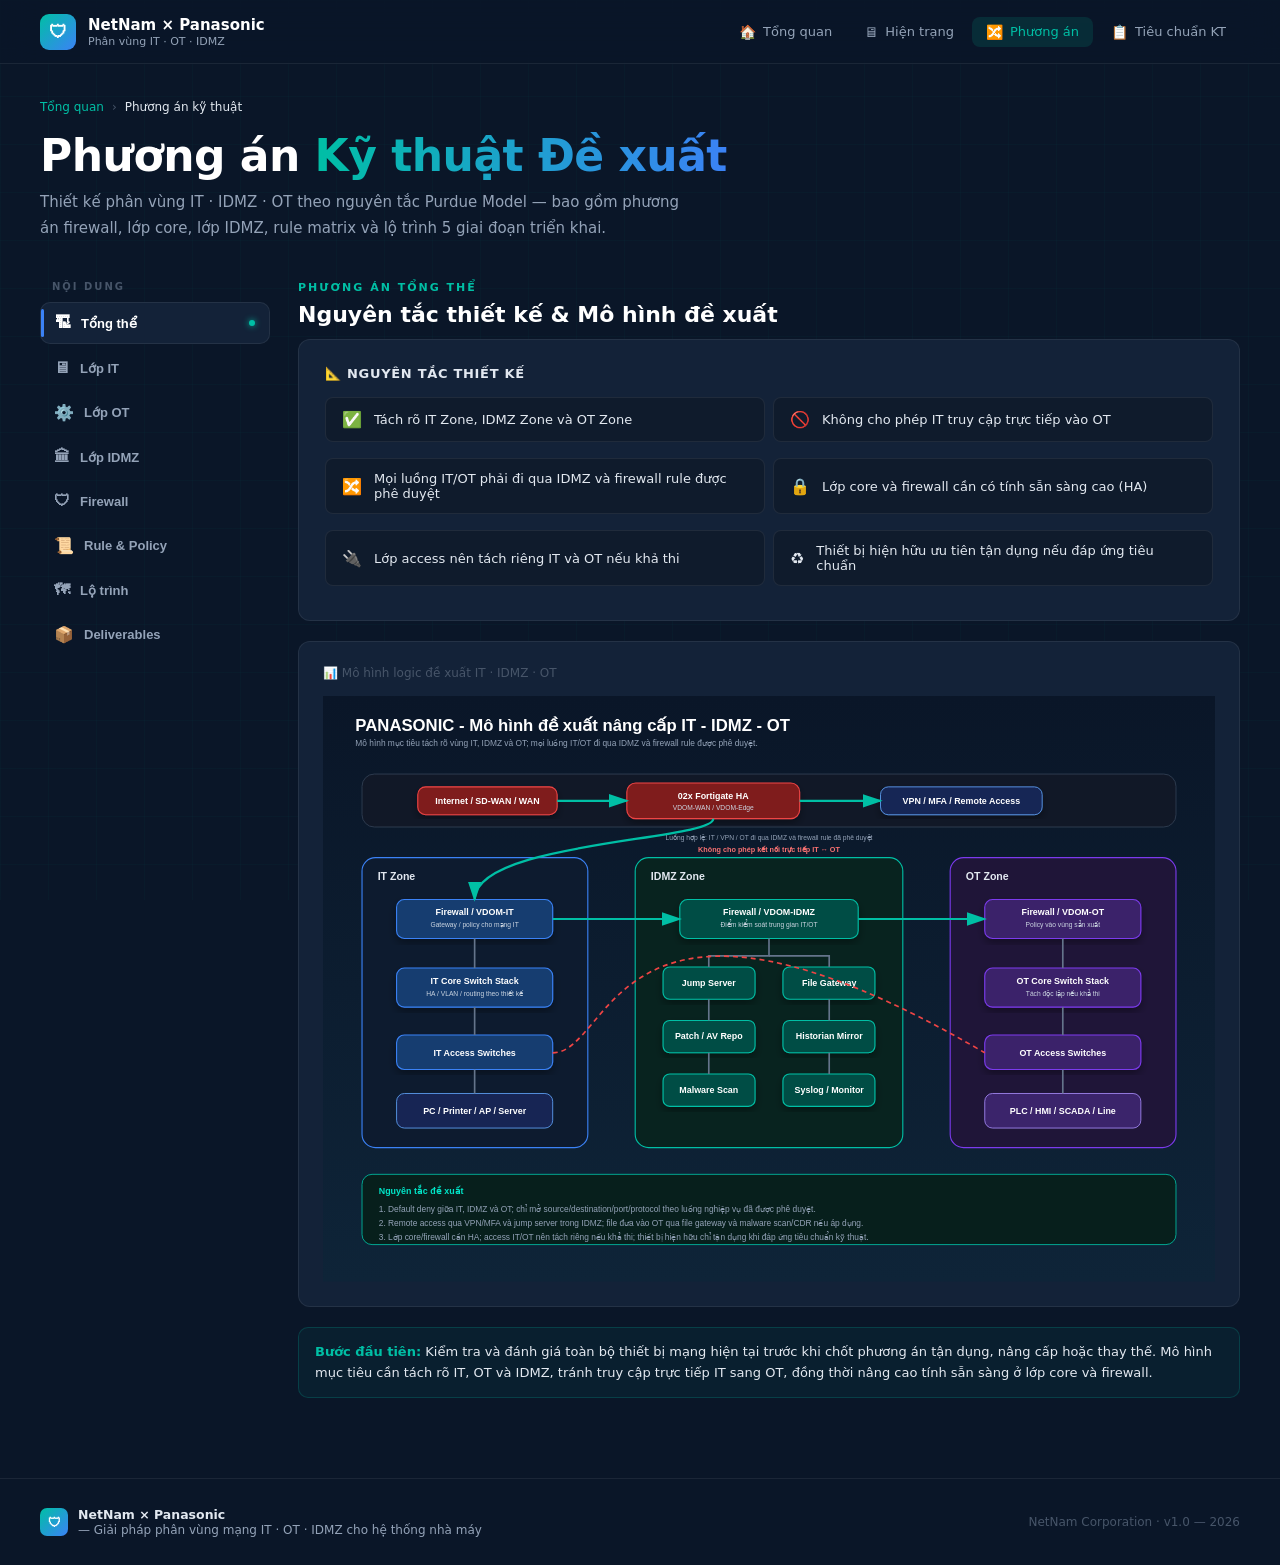
<file: phuong-an.html>
<!DOCTYPE html>
<html lang="vi">
<head>
  <meta charset="UTF-8"/>
  <meta name="viewport" content="width=device-width, initial-scale=1.0"/>
  <title>Phương án — NetNam × Panasonic</title>
  <link rel="stylesheet" href="styles.css"/>
  <style>
.layout{position:relative;z-index:1;max-width:1300px;margin:0 auto;padding:0 40px 80px;display:grid;grid-template-columns:230px 1fr;gap:28px;align-items:start}
.page-header{max-width:1300px}

.sidebar{position:sticky;top:80px}
.sidebar-label{font-size:10px;font-weight:700;letter-spacing:2px;text-transform:uppercase;color:var(--g3);padding:0 12px;margin-bottom:10px}
.side-tab{display:flex;align-items:center;gap:10px;padding:11px 14px;border-radius:10px;font-size:13px;font-weight:600;color:var(--g2);cursor:pointer;border:none;background:transparent;width:100%;text-align:left;transition:all var(--tr);margin-bottom:4px;position:relative}
.side-tab:hover{color:var(--white);background:var(--glass)}
.side-tab.active{color:var(--white);background:var(--navy-card);border:1px solid var(--border)}
.side-tab.active::before{content:'';position:absolute;left:0;top:6px;bottom:6px;width:3px;border-radius:2px}
.side-tab:nth-child(1).active::before{background:var(--teal)}
.side-tab:nth-child(2).active::before{background:var(--blue)}
.side-tab:nth-child(3).active::before{background:var(--purple)}
.side-tab:nth-child(4).active::before{background:var(--orange)}
.side-tab:nth-child(5).active::before{background:var(--green)}
.side-tab:nth-child(6).active::before{background:var(--red)}
.side-tab:nth-child(7).active::before{background:var(--cyan)}
.side-tab:nth-child(8).active::before{background:var(--teal)}
.side-icon{font-size:16px;flex-shrink:0}
.side-dot{width:6px;height:6px;border-radius:50%;margin-left:auto;flex-shrink:0;opacity:0;transition:opacity var(--tr)}
.side-tab.active .side-dot{opacity:1;background:var(--teal);box-shadow:0 0 6px var(--teal)}

.conn-card{background:var(--navy-card);border:1px solid var(--border);border-radius:var(--r);padding:28px;position:relative;overflow:hidden;transition:all var(--tr)}
.conn-card:hover{transform:translateY(-3px);box-shadow:var(--shadow)}
.conn-card.recommended{border-color:rgba(0,191,165,.35)}
.conn-card.recommended::before{content:'';position:absolute;top:0;left:0;right:0;height:3px;background:linear-gradient(90deg,var(--teal),var(--blue))}
.conn-tag{position:absolute;top:16px;right:16px;font-size:10px;font-weight:700;padding:3px 8px;border-radius:5px}
.conn-icon{font-size:32px;margin-bottom:14px}
.conn-title{font-size:18px;font-weight:800;color:var(--white);margin-bottom:10px}
.conn-desc{font-size:13px;color:var(--g2);line-height:1.6;margin-bottom:16px}
.pros-cons{display:grid;grid-template-columns:1fr 1fr;gap:12px}
.pro-box,.con-box{background:rgba(0,0,0,.2);border-radius:8px;padding:12px}
.pro-box .label{color:var(--green);font-size:10px;font-weight:700;text-transform:uppercase;letter-spacing:1px;margin-bottom:6px}
.con-box .label{color:var(--red);font-size:10px;font-weight:700;text-transform:uppercase;letter-spacing:1px;margin-bottom:6px}

.dr-phase{display:flex;gap:16px;align-items:flex-start;padding:18px;background:rgba(0,0,0,.2);border:1px solid var(--border);border-radius:10px;margin-bottom:12px;transition:all var(--tr)}
.dr-phase:hover{border-color:rgba(0,191,165,.2)}
.dr-num{font-size:28px;font-weight:900;line-height:1;color:var(--teal);opacity:.25;width:40px;flex-shrink:0}
.dr-title{font-size:14px;font-weight:700;color:var(--white);margin-bottom:6px}
.dr-desc{font-size:13px;color:var(--g2);line-height:1.6}

.rule-row{display:grid;grid-template-columns:1fr 1fr 1.5fr 1fr;gap:0;background:rgba(0,0,0,.15);border:1px solid var(--border);border-radius:8px;padding:12px 16px;margin-bottom:8px;align-items:center;font-size:12.5px;transition:all var(--tr)}
.rule-row:hover{background:rgba(0,191,165,.04);border-color:rgba(0,191,165,.15)}
.rule-src{color:var(--teal);font-weight:600}
.rule-dst{color:var(--blue);font-weight:600}
.rule-purpose{color:var(--g1)}
.rule-policy{color:var(--orange);font-size:11px}
.rule-deny{color:var(--red);font-weight:700}
.rule-header{background:rgba(0,0,0,.3);border-color:transparent;font-size:11px;font-weight:700;letter-spacing:1px;text-transform:uppercase;color:var(--g3)}
.rule-header:hover{background:rgba(0,0,0,.3);border-color:transparent}

.lld-wrap{background:var(--navy-card);border:1px solid var(--border);border-radius:var(--r);padding:24px;text-align:center}
.lld-img{max-width:100%;border-radius:8px;border:1px solid var(--border);cursor:zoom-in;transition:transform var(--tr)}
.lld-img:hover{transform:scale(1.01);box-shadow:var(--shadow)}

.deliverable-item{display:flex;align-items:center;gap:12px;padding:12px 16px;background:rgba(0,0,0,.2);border:1px solid var(--border);border-radius:8px;margin-bottom:8px;font-size:13px;color:var(--g1);transition:all var(--tr)}
.deliverable-item:hover{border-color:rgba(0,191,165,.2);background:rgba(0,191,165,.04)}
.di-icon{font-size:16px;flex-shrink:0}

.grid-2{display:grid;grid-template-columns:1fr 1fr;gap:20px}
.grid-auto{display:grid;grid-template-columns:repeat(auto-fit,minmax(260px,1fr));gap:16px}

@media(max-width:960px){
  .page-header,.layout{padding-left:20px;padding-right:20px}
  .layout{grid-template-columns:1fr}
  .sidebar{position:static;display:flex;flex-wrap:wrap;gap:6px}
  .sidebar-label{display:none}
  .side-tab{width:auto;flex:1;min-width:120px;justify-content:center}
  .side-dot{display:none}.pros-cons{grid-template-columns:1fr}
  .rule-row{grid-template-columns:1fr}
}
  </style>
</head>
<body>

<nav class="navbar" id="navbar">
  <div class="nav-brand">
    <div class="nav-logo">🛡</div>
    <div>
      <div class="nav-title">NetNam × Panasonic</div>
      <div class="nav-subtitle">Phân vùng IT · OT · IDMZ</div>
    </div>
  </div>
  <ul class="nav-links">
    <li><a href="index.html"><span class="nav-icon">🏠</span> Tổng quan</a></li>
    <li><a href="hien-trang.html"><span class="nav-icon">🖥</span> Hiện trạng</a></li>
    <li><a href="phuong-an.html" class="active"><span class="nav-icon">🔀</span> Phương án</a></li>
    <li><a href="tieu-chuan.html"><span class="nav-icon">📋</span> Tiêu chuẩn KT</a></li>
  </ul>
</nav>

<div class="page-header">
  <div class="breadcrumb"><a href="index.html">Tổng quan</a> <span>›</span> <span style="color:var(--g1)">Phương án kỹ thuật</span></div>
  <h1 class="page-title">Phương án <span class="accent">Kỹ thuật Đề xuất</span></h1>
  <p class="page-desc">Thiết kế phân vùng IT · IDMZ · OT theo nguyên tắc Purdue Model — bao gồm phương án firewall, lớp core, lớp IDMZ, rule matrix và lộ trình 5 giai đoạn triển khai.</p>
</div>

<div class="layout">
  <!-- SIDEBAR -->
  <aside class="sidebar">
    <div class="sidebar-label">Nội dung</div>
    <button class="side-tab active" onclick="sw('tongthe',this)"><span class="side-icon">🏗</span> Tổng thể <span class="side-dot"></span></button>
    <button class="side-tab" onclick="sw('it',this)"><span class="side-icon">🖥</span> Lớp IT <span class="side-dot"></span></button>
    <button class="side-tab" onclick="sw('ot',this)"><span class="side-icon">⚙️</span> Lớp OT <span class="side-dot"></span></button>
    <button class="side-tab" onclick="sw('idmz',this)"><span class="side-icon">🏛</span> Lớp IDMZ <span class="side-dot"></span></button>
    <button class="side-tab" onclick="sw('firewall',this)"><span class="side-icon">🛡</span> Firewall <span class="side-dot"></span></button>
    <button class="side-tab" onclick="sw('rule',this)"><span class="side-icon">📜</span> Rule & Policy <span class="side-dot"></span></button>
    <button class="side-tab" onclick="sw('loTrinh',this)"><span class="side-icon">🗺</span> Lộ trình <span class="side-dot"></span></button>
    <button class="side-tab" onclick="sw('output',this)"><span class="side-icon">📦</span> Deliverables <span class="side-dot"></span></button>
  </aside>

  <!-- CONTENT -->
  <div>

    <!-- PANEL: Tổng thể -->
    <div class="tab-panel active" id="tab-tongthe">
      <div class="sec-label">Phương án tổng thể</div>
      <h2 class="sec-title">Nguyên tắc thiết kế & Mô hình đề xuất</h2>

      <div class="card" style="margin-bottom:20px">
        <div class="card-title">📐 Nguyên tắc thiết kế</div>
        <div style="display:grid;grid-template-columns:1fr 1fr;gap:8px;margin-top:8px">
          <div class="deliverable-item"><span class="di-icon">✅</span> Tách rõ IT Zone, IDMZ Zone và OT Zone</div>
          <div class="deliverable-item"><span class="di-icon">🚫</span> Không cho phép IT truy cập trực tiếp vào OT</div>
          <div class="deliverable-item"><span class="di-icon">🔀</span> Mọi luồng IT/OT phải đi qua IDMZ và firewall rule được phê duyệt</div>
          <div class="deliverable-item"><span class="di-icon">🔒</span> Lớp core và firewall cần có tính sẵn sàng cao (HA)</div>
          <div class="deliverable-item"><span class="di-icon">🔌</span> Lớp access nên tách riêng IT và OT nếu khả thi</div>
          <div class="deliverable-item"><span class="di-icon">♻️</span> Thiết bị hiện hữu ưu tiên tận dụng nếu đáp ứng tiêu chuẩn</div>
        </div>
      </div>

      <div class="lld-wrap">
        <div style="font-size:12px;color:var(--g3);margin-bottom:16px;text-align:left">📊 Mô hình logic đề xuất IT · IDMZ · OT</div>
        <div style="overflow-x:auto">
<svg xmlns="http://www.w3.org/2000/svg" width="1600" height="1050" viewBox="0 0 1600 1050" font-family="Segoe UI, Arial, sans-serif" style="max-width:100%;height:auto;display:block">
  <defs>
    <linearGradient id="bg2" x1="0" y1="0" x2="0" y2="1">
      <stop offset="0" stop-color="#0A1628"/>
      <stop offset="1" stop-color="#0e2438"/>
    </linearGradient>
    <filter id="shadow2" x="-15%" y="-15%" width="130%" height="130%">
      <feDropShadow dx="0" dy="8" stdDeviation="8" flood-color="#000000" flood-opacity="0.34"/>
    </filter>
    <style>
      .title{fill:#fff;font-size:30px;font-weight:800}
      .sub{fill:#94A3B8;font-size:15px}
      .zoneTitle{fill:#E2E8F0;font-size:19px;font-weight:800}
      .nodeTitle{fill:#fff;font-size:16px;font-weight:800}
      .nodeSub{fill:#CBD5E1;font-size:12px}
      .small{fill:#94A3B8;font-size:12px}
      .link{stroke:#64748B;stroke-width:3;fill:none}
      .secure{stroke:#00BFA5;stroke-width:4;fill:none;marker-end:url(#arrow)}
      .deny{stroke:#EF4444;stroke-width:3;stroke-dasharray:9 7;fill:none}
      .edge{fill:#7f1d1d;stroke:#EF4444;stroke-width:2}
      .it{fill:#123d6f;stroke:#3B82F6;stroke-width:2}
      .idmz{fill:#064e45;stroke:#00BFA5;stroke-width:2}
      .ot{fill:#3b246b;stroke:#7C3AED;stroke-width:2}
      .note{fill:#071f1c;stroke:#00BFA5;stroke-width:1.5}
    </style>
    <marker id="arrow" markerWidth="10" markerHeight="10" refX="8" refY="3" orient="auto" markerUnits="strokeWidth">
      <path d="M0,0 L0,6 L9,3 z" fill="#00BFA5"/>
    </marker>
  </defs>
  <rect width="1600" height="1050" fill="url(#bg2)"/>
  <text x="58" y="62" class="title">PANASONIC - Mô hình đề xuất nâng cấp IT - IDMZ - OT</text>
  <text x="58" y="90" class="sub">Mô hình mục tiêu tách rõ vùng IT, IDMZ và OT; mọi luồng IT/OT đi qua IDMZ và firewall rule được phê duyệt.</text>

  <rect x="70" y="140" width="1460" height="95" rx="22" fill="#111827" stroke="#334155" stroke-width="1.5"/>
  <rect x="170" y="163" width="250" height="50" rx="14" class="edge" filter="url(#shadow2)"/>
  <text x="295" y="193" text-anchor="middle" class="nodeTitle">Internet / SD-WAN / WAN</text>
  <rect x="545" y="156" width="310" height="64" rx="16" class="edge" filter="url(#shadow2)"/>
  <text x="700" y="184" text-anchor="middle" class="nodeTitle">02x Fortigate HA</text>
  <text x="700" y="205" text-anchor="middle" class="nodeSub">VDOM-WAN / VDOM-Edge</text>
  <rect x="1000" y="163" width="290" height="50" rx="14" fill="#172554" stroke="#60A5FA" stroke-width="1.5" filter="url(#shadow2)"/>
  <text x="1145" y="193" text-anchor="middle" class="nodeTitle">VPN / MFA / Remote Access</text>
  <path d="M420 188 L545 188" class="secure"/><path d="M855 188 L1000 188" class="secure"/>

  <rect x="70" y="290" width="405" height="520" rx="24" fill="#0d1b2f" stroke="#3B82F6" stroke-width="2"/>
  <text x="98" y="330" class="zoneTitle">IT Zone</text>
  <rect x="132" y="365" width="280" height="70" rx="14" class="it" filter="url(#shadow2)"/>
  <text x="272" y="393" text-anchor="middle" class="nodeTitle">Firewall / VDOM-IT</text>
  <text x="272" y="415" text-anchor="middle" class="nodeSub">Gateway / policy cho mạng IT</text>
  <rect x="132" y="488" width="280" height="70" rx="14" class="it" filter="url(#shadow2)"/>
  <text x="272" y="516" text-anchor="middle" class="nodeTitle">IT Core Switch Stack</text>
  <text x="272" y="538" text-anchor="middle" class="nodeSub">HA / VLAN / routing theo thiết kế</text>
  <rect x="132" y="608" width="280" height="62" rx="14" class="it" filter="url(#shadow2)"/>
  <text x="272" y="646" text-anchor="middle" class="nodeTitle">IT Access Switches</text>
  <rect x="132" y="713" width="280" height="62" rx="14" fill="#172554" stroke="#60A5FA" stroke-width="1.5"/>
  <text x="272" y="750" text-anchor="middle" class="nodeTitle">PC / Printer / AP / Server</text>
  <path d="M272 435 L272 488" class="link"/><path d="M272 558 L272 608" class="link"/><path d="M272 670 L272 713" class="link"/>

  <rect x="560" y="290" width="480" height="520" rx="24" fill="#08231f" stroke="#00BFA5" stroke-width="2"/>
  <text x="588" y="330" class="zoneTitle">IDMZ Zone</text>
  <rect x="640" y="365" width="320" height="70" rx="14" class="idmz" filter="url(#shadow2)"/>
  <text x="800" y="393" text-anchor="middle" class="nodeTitle">Firewall / VDOM-IDMZ</text>
  <text x="800" y="415" text-anchor="middle" class="nodeSub">Điểm kiểm soát trung gian IT/OT</text>
  <rect x="610" y="486" width="165" height="58" rx="12" class="idmz" filter="url(#shadow2)"/>
  <text x="692" y="520" text-anchor="middle" class="nodeTitle">Jump Server</text>
  <rect x="825" y="486" width="165" height="58" rx="12" class="idmz" filter="url(#shadow2)"/>
  <text x="908" y="520" text-anchor="middle" class="nodeTitle">File Gateway</text>
  <rect x="610" y="582" width="165" height="58" rx="12" class="idmz" filter="url(#shadow2)"/>
  <text x="692" y="616" text-anchor="middle" class="nodeTitle">Patch / AV Repo</text>
  <rect x="825" y="582" width="165" height="58" rx="12" class="idmz" filter="url(#shadow2)"/>
  <text x="908" y="616" text-anchor="middle" class="nodeTitle">Historian Mirror</text>
  <rect x="610" y="678" width="165" height="58" rx="12" class="idmz" filter="url(#shadow2)"/>
  <text x="692" y="712" text-anchor="middle" class="nodeTitle">Malware Scan</text>
  <rect x="825" y="678" width="165" height="58" rx="12" class="idmz" filter="url(#shadow2)"/>
  <text x="908" y="712" text-anchor="middle" class="nodeTitle">Syslog / Monitor</text>
  <path d="M800 435 L800 466 L692 466 L692 486" class="link"/><path d="M800 466 L908 466 L908 486" class="link"/>
  <path d="M692 544 L692 582" class="link"/><path d="M908 544 L908 582" class="link"/><path d="M692 640 L692 678" class="link"/><path d="M908 640 L908 678" class="link"/>

  <rect x="1125" y="290" width="405" height="520" rx="24" fill="#1f1538" stroke="#7C3AED" stroke-width="2"/>
  <text x="1153" y="330" class="zoneTitle">OT Zone</text>
  <rect x="1187" y="365" width="280" height="70" rx="14" class="ot" filter="url(#shadow2)"/>
  <text x="1327" y="393" text-anchor="middle" class="nodeTitle">Firewall / VDOM-OT</text>
  <text x="1327" y="415" text-anchor="middle" class="nodeSub">Policy vào vùng sản xuất</text>
  <rect x="1187" y="488" width="280" height="70" rx="14" class="ot" filter="url(#shadow2)"/>
  <text x="1327" y="516" text-anchor="middle" class="nodeTitle">OT Core Switch Stack</text>
  <text x="1327" y="538" text-anchor="middle" class="nodeSub">Tách độc lập nếu khả thi</text>
  <rect x="1187" y="608" width="280" height="62" rx="14" class="ot" filter="url(#shadow2)"/>
  <text x="1327" y="646" text-anchor="middle" class="nodeTitle">OT Access Switches</text>
  <rect x="1187" y="713" width="280" height="62" rx="14" fill="#3b246b" stroke="#A78BFA" stroke-width="1.5"/>
  <text x="1327" y="750" text-anchor="middle" class="nodeTitle">PLC / HMI / SCADA / Line</text>
  <path d="M1327 435 L1327 488" class="link"/><path d="M1327 558 L1327 608" class="link"/><path d="M1327 670 L1327 713" class="link"/>

  <path d="M700 220 C700 260 272 260 272 365" class="secure"/>
  <path d="M412 400 L640 400" class="secure"/>
  <path d="M960 400 L1187 400" class="secure"/>
  <path d="M412 640 C520 640 520 250 1187 640" class="deny"/>
  <text x="800" y="258" text-anchor="middle" class="small">Luồng hợp lệ: IT / VPN / OT đi qua IDMZ và firewall rule đã phê duyệt</text>
  <text x="800" y="280" text-anchor="middle" fill="#F87171" font-size="13" font-weight="800">Không cho phép kết nối trực tiếp IT ↔ OT</text>

  <rect x="70" y="858" width="1460" height="126" rx="18" class="note"/>
  <text x="100" y="894" fill="#00E5C8" font-size="16" font-weight="800">Nguyên tắc đề xuất</text>
  <text x="100" y="925" class="sub">1. Default deny giữa IT, IDMZ và OT; chỉ mở source/destination/port/protocol theo luồng nghiệp vụ đã được phê duyệt.</text>
  <text x="100" y="950" class="sub">2. Remote access qua VPN/MFA và jump server trong IDMZ; file đưa vào OT qua file gateway và malware scan/CDR nếu áp dụng.</text>
  <text x="100" y="975" class="sub">3. Lớp core/firewall cần HA; access IT/OT nên tách riêng nếu khả thi; thiết bị hiện hữu chỉ tận dụng khi đáp ứng tiêu chuẩn kỹ thuật.</text>
</svg>
        </div>
      </div>

      <div class="note-box" style="margin-top:20px">
        <strong style="color:var(--teal)">Bước đầu tiên:</strong> Kiểm tra và đánh giá toàn bộ thiết bị mạng hiện tại trước khi chốt phương án tận dụng, nâng cấp hoặc thay thế. Mô hình mục tiêu cần tách rõ IT, OT và IDMZ, tránh truy cập trực tiếp IT sang OT, đồng thời nâng cao tính sẵn sàng ở lớp core và firewall.
      </div>
    </div>

    <!-- PANEL: Lớp IT -->
    <div class="tab-panel" id="tab-it">
      <div class="sec-label">Lớp IT</div>
      <h2 class="sec-title">Mạng IT — Thiết kế & Đề xuất</h2>

      <div class="card" style="margin-bottom:20px">
        <div class="card-title">🖥 Kiến trúc lớp IT</div>
        <div style="display:flex;flex-direction:column;gap:8px;margin-top:12px">
          <div class="deliverable-item"><span class="di-icon">➕</span> Bổ sung 1 cặp core switch stack cho hệ IT để nâng cao tính sẵn sàng</div>
          <div class="deliverable-item"><span class="di-icon">🔄</span> Nếu Cisco 350 hỗ trợ stack và đáp ứng hiệu năng — có thể cân nhắc tận dụng lại</div>
          <div class="deliverable-item"><span class="di-icon">🔌</span> Chuyển uplink từ các switch access IT lên cặp core switch stack</div>
          <div class="deliverable-item"><span class="di-icon">🏷</span> Chuẩn hóa VLAN: user, server, printer, wireless, management, guest/vendor</div>
        </div>
      </div>

      <div class="card">
        <div class="card-title">📋 VLAN Plan gợi ý (cần xác nhận khi thiết kế chi tiết)</div>
        <div class="tbl-wrap" style="margin-top:12px"><table>
          <thead><tr><th>VLAN ID</th><th>Tên VLAN</th><th>Phạm vi</th><th>Ghi chú</th></tr></thead>
          <tbody>
            <tr><td><code>10</code></td><td>IT-User</td><td>Máy tính văn phòng, laptop</td><td>Cần xác nhận</td></tr>
            <tr><td><code>20</code></td><td>IT-Server</td><td>File server, print server, AD</td><td>Cần xác nhận</td></tr>
            <tr><td><code>30</code></td><td>IT-Wireless</td><td>AP — kết nối Wi-Fi văn phòng</td><td>Cần xác nhận</td></tr>
            <tr><td><code>40</code></td><td>IT-Printer</td><td>Máy in</td><td>Cần xác nhận</td></tr>
            <tr><td><code>50</code></td><td>Management</td><td>Quản trị switch, firewall, AP</td><td>Cần xác nhận</td></tr>
            <tr><td><code>60</code></td><td>Guest/Vendor</td><td>Truy cập Internet tạm thời</td><td>Cần xác nhận</td></tr>
          </tbody>
        </table></div>
        <div style="font-size:12px;color:var(--g3);margin-top:8px">⚠️ Danh sách VLAN cần chốt trong Giai đoạn 2 — Thiết kế chi tiết</div>
      </div>
    </div>

    <!-- PANEL: Lớp OT -->
    <div class="tab-panel" id="tab-ot">
      <div class="sec-label">Lớp OT</div>
      <h2 class="sec-title">Mạng OT — Thiết kế & Yêu cầu</h2>

      <div class="card" style="margin-bottom:20px">
        <div class="card-title">⚙️ Kiến trúc lớp OT</div>
        <div style="display:flex;flex-direction:column;gap:8px;margin-top:12px">
          <div class="deliverable-item"><span class="di-icon">➕</span> Cân nhắc bổ sung cặp core switch stack riêng cho hệ OT</div>
          <div class="deliverable-item"><span class="di-icon">🔌</span> Switch access OT kết nối uplink lên OT core stack</div>
          <div class="deliverable-item"><span class="di-icon">🏷</span> PLC, HMI, SCADA, engineering workstation, line server vào VLAN/subnet riêng</div>
          <div class="deliverable-item"><span class="di-icon">🚫</span> OT không truy cập Internet trực tiếp</div>
          <div class="deliverable-item"><span class="di-icon">🔀</span> Mọi luồng OT ↔ IT phải đi qua IDMZ</div>
          <div class="deliverable-item"><span class="di-icon">📋</span> Thay đổi VLAN, IP, port, firewall rule OT cần quy trình phê duyệt riêng</div>
        </div>
      </div>

      <div class="warn-box" style="margin-bottom:20px">
        <strong>Trường hợp chưa tách vật lý hoàn toàn:</strong> Nếu chưa thể tách vật lý access switch IT và OT — cần tối thiểu tách VLAN, áp dụng port security, quản lý port và logging chặt chẽ.
      </div>

      <div class="card">
        <div class="card-title">🔌 Kiểm tra lớp access — Phân loại port</div>
        <div class="tbl-wrap" style="margin-top:12px"><table>
          <thead><tr><th>Loại kết nối</th><th>Hướng xử lý</th><th>Switch mục tiêu</th></tr></thead>
          <tbody>
            <tr><td>IT User (PC, laptop)</td><td>Đưa vào VLAN IT-User</td><td>IT Access Switch</td></tr>
            <tr><td>IT Server</td><td>Đưa vào VLAN IT-Server</td><td>IT Access Switch</td></tr>
            <tr><td>Printer</td><td>VLAN Printer riêng</td><td>IT Access Switch</td></tr>
            <tr><td>AP Wi-Fi</td><td>VLAN Wireless riêng</td><td>IT Access Switch</td></tr>
            <tr><td>OT Device (PLC, HMI)</td><td>VLAN OT riêng, tách access switch</td><td>OT Access Switch</td></tr>
            <tr><td>Vendor / Maintenance</td><td>VLAN Guest/Vendor, qua Jump Server</td><td>IDMZ / IT Access</td></tr>
            <tr><td>Management (switch, FW)</td><td>VLAN Management riêng, ACL chặt</td><td>Management Switch</td></tr>
          </tbody>
        </table></div>
      </div>
    </div>

    <!-- PANEL: Lớp IDMZ -->
    <div class="tab-panel" id="tab-idmz">
      <div class="sec-label">Lớp IDMZ</div>
      <h2 class="sec-title">Industrial DMZ — Vùng trung gian bắt buộc</h2>

      <div class="note-box" style="margin-bottom:24px">
        <strong style="color:var(--teal)">Vai trò IDMZ:</strong> Là vùng đệm bắt buộc giữa IT và OT. Mọi kết nối từ IT vào OT (và ngược lại) phải đi qua dịch vụ trung gian đặt trong IDMZ — không được kết nối xuyên trực tiếp.
      </div>

      <div class="card" style="margin-bottom:20px">
        <div class="card-title">🏗 Hạ tầng máy chủ IDMZ — Đề xuất ảo hóa</div>
        <div style="display:flex;flex-direction:column;gap:8px;margin-top:12px">
          <div class="deliverable-item"><span class="di-icon">🖥</span> Tối thiểu 02 server vật lý chạy ảo hóa (hypervisor)</div>
          <div class="deliverable-item"><span class="di-icon">💾</span> Shared storage hoặc cơ chế replication phù hợp với yêu cầu HA</div>
          <div class="deliverable-item"><span class="di-icon">🌐</span> VLAN riêng cho management, server service và backup</div>
          <div class="deliverable-item"><span class="di-icon">➕</span> Tạo thêm VM cho chức năng IDMZ mới mà không cần bổ sung server vật lý</div>
          <div class="deliverable-item"><span class="di-icon">🔌</span> 1 hoặc 1 cặp switch access/server switch cho kết nối IDMZ</div>
        </div>
      </div>

      <div class="card">
        <div class="card-title">📋 Thành phần IDMZ đề xuất</div>
        <div class="tbl-wrap" style="margin-top:12px"><table>
          <thead><tr><th>Thành phần</th><th>Vai trò</th><th>Ưu tiên</th></tr></thead>
          <tbody>
            <tr><td>🚪 <strong>Jump Server / Bastion Host</strong></td><td>Điểm truy cập trung gian cho IT/OT admin và vendor — xác thực, ghi log phiên</td><td><span class="badge b-red">Bắt buộc</span></td></tr>
            <tr><td>📁 <strong>File Transfer / Data Exchange</strong></td><td>Trung chuyển file/dữ liệu giữa IT và OT — scan mã độc trước khi đưa vào OT</td><td><span class="badge b-red">Bắt buộc</span></td></tr>
            <tr><td>🔄 <strong>Patch / AV Update Repository</strong></td><td>Điểm trung gian cập nhật bản vá, antivirus — OT lấy bản vá từ relay trong IDMZ</td><td><span class="badge b-orange">Khuyến nghị</span></td></tr>
            <tr><td>📊 <strong>Historian Mirror / Reporting</strong></td><td>Nhận dữ liệu sản xuất từ OT để IT khai thác báo cáo — không truy cập trực tiếp OT</td><td><span class="badge b-orange">Khuyến nghị</span></td></tr>
            <tr><td>🦠 <strong>Malware Scan / CDR</strong></td><td>Kiểm tra file trước khi đưa vào OT — Content Disarm and Reconstruction</td><td><span class="badge b-orange">Khuyến nghị</span></td></tr>
            <tr><td>📡 <strong>Syslog / Monitoring Collector</strong></td><td>Thu thập log và trạng thái từ thiết bị IT/OT — phục vụ giám sát tập trung</td><td><span class="badge b-orange">Khuyến nghị</span></td></tr>
          </tbody>
        </table></div>
      </div>
    </div>

    <!-- PANEL: Firewall -->
    <div class="tab-panel" id="tab-firewall">
      <div class="sec-label">Lớp Firewall</div>
      <h2 class="sec-title">Phương án triển khai Firewall</h2>

      <div class="grid-2">
        <div class="conn-card">
          <div class="conn-icon">🔒</div>
          <div class="conn-title">Phương án A — Firewall riêng từng vùng</div>
          <div class="conn-desc">Triển khai firewall/cặp firewall riêng cho IT/WAN, IDMZ và OT. Tách vật lý hoàn toàn giữa các vùng.</div>
          <div class="pros-cons">
            <div class="pro-box">
              <div class="label">Ưu điểm</div>
              <ul class="dot-list green">
                <li>Tách vật lý rõ ràng</li>
                <li>Giảm rủi ro ảnh hưởng chéo</li>
                <li>Phù hợp yêu cầu tách biệt cao</li>
              </ul>
            </div>
            <div class="con-box">
              <div class="label">Hạn chế</div>
              <ul class="dot-list">
                <li>Tăng số lượng thiết bị</li>
                <li>Chi phí đầu tư & vận hành cao hơn</li>
                <li>Cấu hình và HA phức tạp hơn</li>
              </ul>
            </div>
          </div>
        </div>

        <div class="conn-card recommended">
          <div class="conn-tag b-teal">Cân nhắc</div>
          <div class="conn-icon">🛡</div>
          <div class="conn-title">Phương án B — Fortigate HA + VDOM</div>
          <div class="conn-desc">1 cặp Fortigate cấu hình cao chạy HA, chia VDOM cho từng vùng: VDOM-Edge, VDOM-IT, VDOM-IDMZ, VDOM-OT.</div>
          <div class="pros-cons">
            <div class="pro-box">
              <div class="label">Ưu điểm</div>
              <ul class="dot-list green">
                <li>Tập trung thiết bị, gọn vận hành</li>
                <li>Tách logic policy IT / IDMZ / OT</li>
                <li>Phân quyền quản trị theo VDOM</li>
                <li>Tập trung logging, VPN, SD-WAN</li>
              </ul>
            </div>
            <div class="con-box">
              <div class="label">Điều kiện cần kiểm tra</div>
              <ul class="dot-list">
                <li>Hiệu năng đủ cho tổng traffic IT+OT+IDMZ+VPN</li>
                <li>License VDOM đáp ứng yêu cầu</li>
                <li>Inter-VDOM link, routing, policy rõ ràng</li>
                <li>HA failover kiểm thử kỹ</li>
              </ul>
            </div>
          </div>
        </div>
      </div>

      <div class="card" style="margin-top:20px">
        <div class="card-title">🏗 Cấu trúc VDOM đề xuất (Phương án B)</div>
        <div class="tbl-wrap" style="margin-top:12px"><table>
          <thead><tr><th>VDOM</th><th>Vai trò</th><th>Ghi chú</th></tr></thead>
          <tbody>
            <tr><td><code>VDOM-Edge</code></td><td>Internet, SD-WAN, VPN WAN</td><td>Kế thừa Fortigate HA hiện tại</td></tr>
            <tr><td><code>VDOM-IT</code></td><td>Gateway/firewall mạng IT</td><td>Policy cho IT user, server, wireless</td></tr>
            <tr><td><code>VDOM-IDMZ</code></td><td>Kiểm soát vùng IDMZ</td><td>Kết nối từ IT và OT đến IDMZ server</td></tr>
            <tr><td><code>VDOM-OT-NM1</code></td><td>Firewall OT Nhà máy 1</td><td>Có thể tách riêng nếu quản lý độc lập</td></tr>
            <tr><td><code>VDOM-OT-NM2</code></td><td>Firewall OT Nhà máy 2</td><td>Tùy yêu cầu tách quản lý theo nhà máy</td></tr>
          </tbody>
        </table></div>
      </div>

      <div class="risk-box" style="margin-top:20px">
        <div class="risk-title">⚠ Khuyến nghị quan trọng</div>
        Nếu chọn Phương án B — cần sizing và kiểm tra kỹ năng đáp ứng hiệu năng, license, HA và vận hành trước khi chốt. Mặc định deny all giữa các VDOM, chỉ mở rule theo luồng nghiệp vụ đã phê duyệt. Không thiết kế inter-VDOM routing mở rộng tạo đường đi vòng giữa IT và OT.
      </div>
    </div>

    <!-- PANEL: Rule & Policy -->
    <div class="tab-panel" id="tab-rule">
      <div class="sec-label">Rule & Security Policy</div>
      <h2 class="sec-title">Rule Matrix giữa IT · IDMZ · OT</h2>

      <div class="card" style="margin-bottom:20px">
        <div class="card-title">📜 Nguyên tắc Rule</div>
        <div style="display:grid;grid-template-columns:1fr 1fr;gap:8px;margin-top:12px">
          <div class="deliverable-item"><span class="di-icon">🚫</span> Default deny giữa IT, IDMZ và OT</div>
          <div class="deliverable-item"><span class="di-icon">🎯</span> Chỉ mở rule theo đúng app, port, protocol, source, destination</div>
          <div class="deliverable-item"><span class="di-icon">👤</span> Rule phải có owner, mục đích, thời hạn (nếu là rule tạm)</div>
          <div class="deliverable-item"><span class="di-icon">🚫</span> Không mở any-any giữa các vùng</div>
          <div class="deliverable-item"><span class="di-icon">🌐</span> OT không được truy cập Internet trực tiếp</div>
          <div class="deliverable-item"><span class="di-icon">🔐</span> Remote access phải qua VPN/MFA và jump server trong IDMZ</div>
          <div class="deliverable-item"><span class="di-icon">📁</span> File đưa vào OT phải qua file gateway và malware scan/CDR</div>
          <div class="deliverable-item"><span class="di-icon">📋</span> Log tất cả rule giữa IT - IDMZ - OT</div>
        </div>
      </div>

      <div class="rule-row rule-header" style="margin-bottom:4px">
        <span>Nguồn</span><span>Đích</span><span>Mục đích</span><span>Nguyên tắc</span>
      </div>
      <div class="rule-row">
        <span class="rule-src">IT User/Admin</span>
        <span class="rule-dst">Jump Server IDMZ</span>
        <span class="rule-purpose">Quản trị có kiểm soát</span>
        <span class="rule-policy">VPN/MFA, ghi log</span>
      </div>
      <div class="rule-row">
        <span class="rule-src">Jump Server IDMZ</span>
        <span class="rule-dst">OT Server / Eng. WS</span>
        <span class="rule-purpose">Bảo trì được phê duyệt</span>
        <span class="rule-policy">Chỉ IP/port cần thiết</span>
      </div>
      <div class="rule-row">
        <span class="rule-src">IT Server</span>
        <span class="rule-dst">File Transfer IDMZ</span>
        <span class="rule-purpose">Đưa file vào vùng trung gian</span>
        <span class="rule-policy">Có scan / phê duyệt</span>
      </div>
      <div class="rule-row">
        <span class="rule-src">File Transfer IDMZ</span>
        <span class="rule-dst">OT Server</span>
        <span class="rule-purpose">Chuyển file sang OT</span>
        <span class="rule-policy">Một chiều / phiên được duyệt</span>
      </div>
      <div class="rule-row">
        <span class="rule-src">OT Historian</span>
        <span class="rule-dst">Historian Mirror IDMZ</span>
        <span class="rule-purpose">Đồng bộ dữ liệu sản xuất</span>
        <span class="rule-policy">OT đẩy dữ liệu ra IDMZ</span>
      </div>
      <div class="rule-row">
        <span class="rule-src">IT Reporting</span>
        <span class="rule-dst">Historian Mirror IDMZ</span>
        <span class="rule-purpose">Khai thác báo cáo</span>
        <span class="rule-policy">Không truy cập trực tiếp OT</span>
      </div>
      <div class="rule-row">
        <span class="rule-src">OT Device</span>
        <span class="rule-dst rule-deny">Internet</span>
        <span class="rule-purpose rule-deny">Không cho phép</span>
        <span class="rule-deny">DENY</span>
      </div>
      <div class="rule-row">
        <span class="rule-src">Vendor Remote</span>
        <span class="rule-dst">Jump Server IDMZ</span>
        <span class="rule-purpose">Bảo trì từ xa có phê duyệt</span>
        <span class="rule-policy">VPN/MFA, lịch cụ thể, ghi log</span>
      </div>
    </div>

    <!-- PANEL: Lộ trình -->
    <div class="tab-panel" id="tab-loTrinh">
      <div class="sec-label">Lộ trình triển khai</div>
      <h2 class="sec-title">5 Giai đoạn thực hiện</h2>

      <div class="dr-phase">
        <div class="dr-num">1</div>
        <div>
          <div class="dr-title">🔍 Giai đoạn 1 — Khảo sát & Đánh giá</div>
          <div class="dr-desc">Thu thập cấu hình firewall, core switch, access switch. Kiểm kê thiết bị, port, VLAN, IP, uplink. Đối chiếu với tiêu chuẩn IT-OT-IDMZ. Xác định thiết bị đạt/không đạt. Lập danh sách rủi ro và phụ thuộc vận hành. <strong style="color:var(--white)">Kết quả:</strong> Bảng inventory, bảng đánh giá đạt/không đạt, danh sách thiết bị cần nâng cấp/thay thế.</div>
        </div>
      </div>
      <div class="dr-phase">
        <div class="dr-num">2</div>
        <div>
          <div class="dr-title">📐 Giai đoạn 2 — Thiết kế chi tiết</div>
          <div class="dr-desc">Chốt mô hình IT, OT, IDMZ và VLAN/IP plan. Chốt sơ đồ vật lý, logic. Chốt phương án firewall (firewall riêng hoặc Fortigate HA chia VDOM). Chốt danh sách server/dịch vụ trong IDMZ. Chốt rule matrix và security policy. Lập kế hoạch migrate uplink access switch.</div>
        </div>
      </div>
      <div class="dr-phase">
        <div class="dr-num">3</div>
        <div>
          <div class="dr-title">🔧 Giai đoạn 3 — Nâng cấp/Bổ sung thiết bị</div>
          <div class="dr-desc">Bổ sung hoặc nâng cấp firewall. Bổ sung/nâng cấp core switch stack cho IT. Bổ sung/nâng cấp core switch stack cho OT nếu cần. Bổ sung switch cho IDMZ. Chuẩn bị license, firmware, module, cáp uplink và vật tư triển khai.</div>
        </div>
      </div>
      <div class="dr-phase">
        <div class="dr-num">4</div>
        <div>
          <div class="dr-title">⚙️ Giai đoạn 4 — Triển khai & Migration</div>
          <div class="dr-desc">Cấu hình core, VLAN, routing. Cấu hình firewall/VDOM/zone. Cấu hình IDMZ server network. Chuyển uplink access switch theo kế hoạch. Tách IT access và OT access nếu khả thi. Áp dụng port security/MAC binding/logging. Kiểm thử từng luồng nghiệp vụ.</div>
        </div>
      </div>
      <div class="dr-phase">
        <div class="dr-num">5</div>
        <div>
          <div class="dr-title">✅ Giai đoạn 5 — Nghiệm thu & Vận hành</div>
          <div class="dr-desc">Kiểm thử HA/failover. Kiểm thử rule IT-IDMZ-OT. Kiểm thử remote access, file transfer, patch/update, monitoring. Kiểm tra log và cảnh báo. Bàn giao sơ đồ, cấu hình, rule matrix, tài liệu vận hành. Thiết lập quy trình thay đổi firewall rule và kết nối mới.</div>
        </div>
      </div>
    </div>

    <!-- PANEL: Deliverables -->
    <div class="tab-panel" id="tab-output">
      <div class="sec-label">Deliverables</div>
      <h2 class="sec-title">Đầu ra sau giai đoạn thiết kế/triển khai</h2>

      <div class="grid-2">
        <div class="card">
          <div class="card-title">📊 Tài liệu khảo sát & Thiết kế</div>
          <div style="display:flex;flex-direction:column;gap:6px;margin-top:12px">
            <div class="deliverable-item"><span class="di-icon">📋</span> Báo cáo khảo sát hiện trạng</div>
            <div class="deliverable-item"><span class="di-icon">📋</span> Bảng inventory thiết bị mạng</div>
            <div class="deliverable-item"><span class="di-icon">✅</span> Bảng đánh giá thiết bị đạt/không đạt theo tiêu chuẩn</div>
            <div class="deliverable-item"><span class="di-icon">📋</span> Danh sách thiết bị cần nâng cấp/thay thế/bổ sung</div>
            <div class="deliverable-item"><span class="di-icon">🗺</span> Sơ đồ vật lý & logic IT-IDMZ-OT</div>
            <div class="deliverable-item"><span class="di-icon">🌐</span> VLAN/IP plan</div>
            <div class="deliverable-item"><span class="di-icon">🔌</span> Port mapping từng switch access</div>
          </div>
        </div>
        <div class="card">
          <div class="card-title">🛡 Tài liệu bảo mật & Vận hành</div>
          <div style="display:flex;flex-direction:column;gap:6px;margin-top:12px">
            <div class="deliverable-item"><span class="di-icon">⬆️</span> Uplink migration plan</div>
            <div class="deliverable-item"><span class="di-icon">🛡</span> Firewall zone/VDOM design</div>
            <div class="deliverable-item"><span class="di-icon">📜</span> Firewall rule matrix</div>
            <div class="deliverable-item"><span class="di-icon">🖥</span> Danh sách server/dịch vụ trong IDMZ</div>
            <div class="deliverable-item"><span class="di-icon">📋</span> Kế hoạch triển khai & rollback</div>
            <div class="deliverable-item"><span class="di-icon">✅</span> Biên bản kiểm thử/nghiệm thu</div>
          </div>
        </div>
      </div>
    </div>

  </div>
</div>

<!-- Lightbox -->
<div class="lightbox" id="lb" onclick="if(event.target===this)this.classList.remove('open')">
  <div class="lb-inner">
    <button class="lb-close" onclick="document.getElementById('lb').classList.remove('open')">✕</button>
    <img class="lb-img" id="lb-img"/>
    <div class="lb-caption" id="lb-cap"></div>
  </div>
</div>

<footer>
  <div class="footer-brand">
    <div class="footer-logo">🛡</div>
    <div class="footer-info"><strong>NetNam × Panasonic</strong> — Giải pháp phân vùng mạng IT · OT · IDMZ cho hệ thống nhà máy</div>
  </div>
  <div class="footer-right">NetNam Corporation · v1.0 — 2026</div>
</footer>

<script>
  addEventListener('scroll',()=>document.getElementById('navbar').classList.toggle('scrolled',scrollY>30));
  function sw(id,btn){
    document.querySelectorAll('.tab-panel').forEach(p=>p.classList.remove('active'));
    document.querySelectorAll('.side-tab').forEach(b=>b.classList.remove('active'));
    document.getElementById('tab-'+id).classList.add('active');
    btn.classList.add('active');
  }
  function openLb(src,cap){
    const lb=document.getElementById('lb');
    document.getElementById('lb-img').src=src;
    document.getElementById('lb-cap').textContent=cap;
    lb.classList.add('open');
  }
</script>
</body>
</html>
</file>
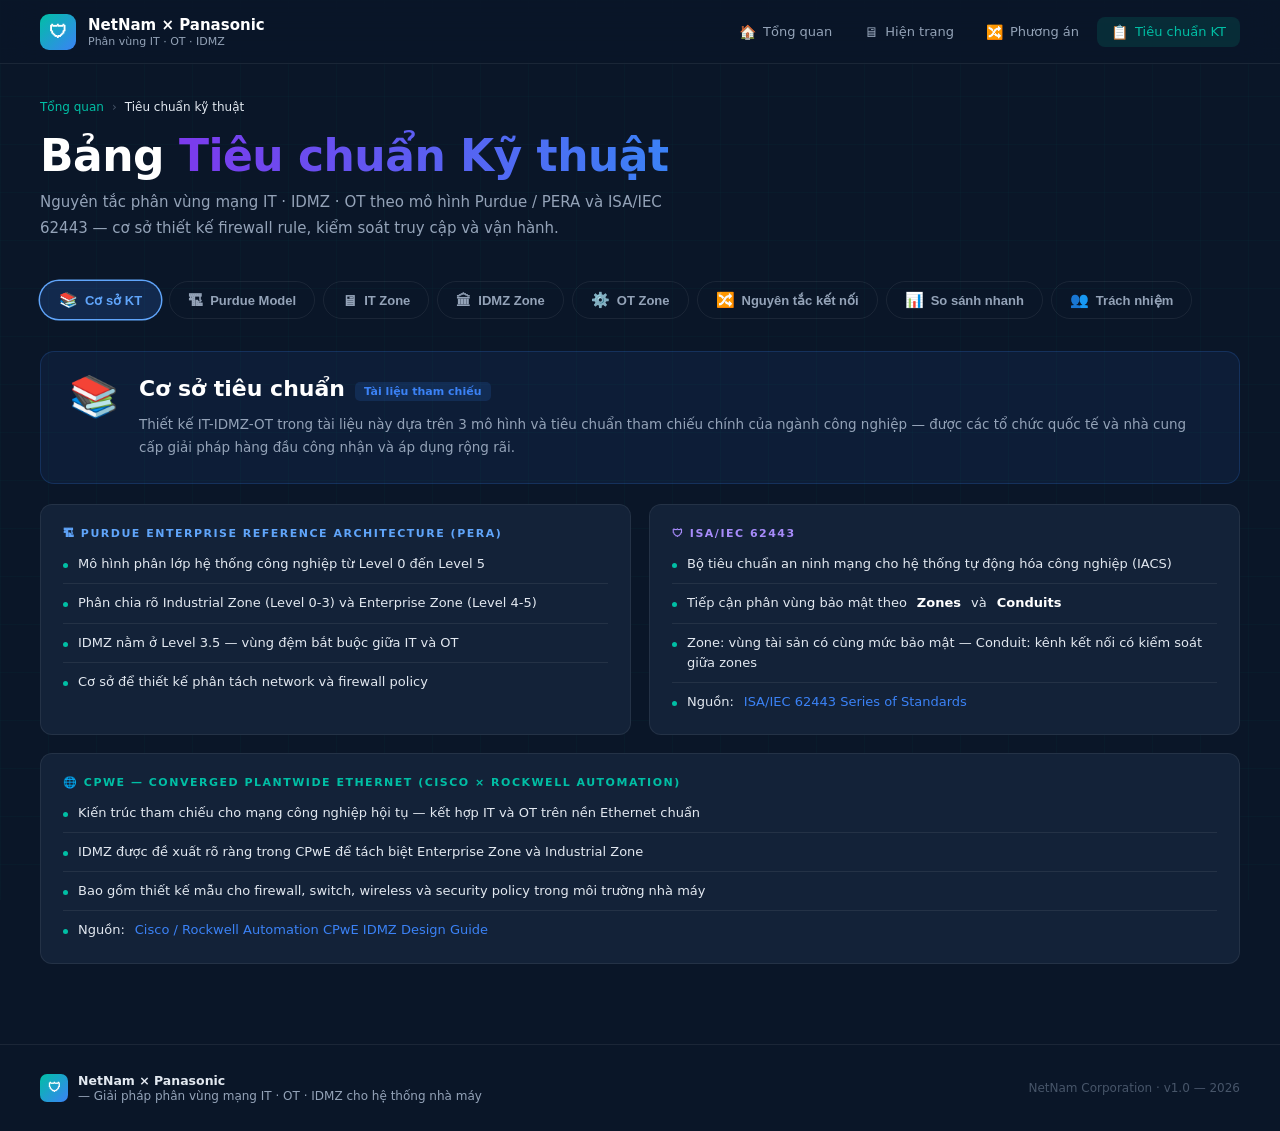
<file: tieu-chuan.html>
<!DOCTYPE html>
<html lang="vi">
<head>
  <meta charset="UTF-8"/>
  <meta name="viewport" content="width=device-width, initial-scale=1.0"/>
  <title>Tiêu chuẩn KT — NetNam × Panasonic</title>
  <link rel="stylesheet" href="styles.css"/>
  <style>
/* PILL màu theo từng nhóm */
.pill[data-svc="cosokt"].active   {background:rgba(59,130,246,.18);color:#60A5FA}
.pill[data-svc="purdue"].active   {background:rgba(0,191,165,.18);color:var(--teal)}
.pill[data-svc="it"].active       {background:rgba(59,130,246,.18);color:#60A5FA}
.pill[data-svc="idmz"].active     {background:rgba(124,58,237,.18);color:#A78BFA}
.pill[data-svc="ot"].active       {background:rgba(245,158,11,.18);color:var(--orange)}
.pill[data-svc="ketnoi"].active   {background:rgba(0,191,165,.18);color:var(--teal)}
.pill[data-svc="sosanh"].active   {background:rgba(6,182,212,.18);color:var(--cyan)}
.pill[data-svc="trachnhiem"].active{background:rgba(34,197,94,.18);color:var(--green)}

.svc-hero{display:flex;align-items:flex-start;gap:20px;padding:24px 28px;border-radius:14px;margin-bottom:20px;border:1px solid var(--border)}
.svc-icon-big{font-size:40px;flex-shrink:0;line-height:1}
.svc-name{font-size:22px;font-weight:900;color:var(--white);margin-bottom:6px}
.svc-desc{font-size:13.5px;color:var(--g2);line-height:1.7}

.spec-grid{display:grid;grid-template-columns:1fr 1fr;gap:18px;margin-bottom:18px}
.spec-block{background:var(--navy-card);border:1px solid var(--border);border-radius:var(--r);padding:22px}
.spec-block-title{font-size:11px;font-weight:700;letter-spacing:1.5px;text-transform:uppercase;margin-bottom:14px;display:flex;align-items:center;gap:8px}
ul.spec-list{list-style:none;display:flex;flex-direction:column;gap:9px}
ul.spec-list li{display:flex;align-items:baseline;gap:10px;font-size:13px;color:var(--g1);line-height:1.55;padding-bottom:9px;border-bottom:1px solid var(--border);word-break:break-word}
ul.spec-list li:last-child{border-bottom:none;padding-bottom:0}
ul.spec-list li::before{content:'';width:5px;height:5px;border-radius:50%;flex-shrink:0;margin-top:5px;min-width:5px;background:var(--teal)}

.req-block{background:var(--navy-card);border:1px solid var(--border);border-radius:var(--r);padding:22px;border-left:3px solid}
.req-title{font-size:12px;font-weight:700;text-transform:uppercase;letter-spacing:1.5px;margin-bottom:14px;display:flex;align-items:center;gap:8px}
ul.req-list{list-style:none;display:flex;flex-direction:column;gap:8px}
ul.req-list li{display:flex;align-items:baseline;gap:10px;font-size:13px;color:var(--g1);line-height:1.6;word-break:break-word}
ul.req-list li::before{content:'→';font-weight:700;font-size:12px;flex-shrink:0;min-width:12px}

.purdue-level{display:flex;gap:16px;align-items:flex-start;padding:16px 18px;border-radius:10px;border:1px solid var(--border);margin-bottom:10px;transition:all var(--tr)}
.purdue-level:hover{transform:translateY(-2px);box-shadow:var(--shadow)}
.level-badge{flex-shrink:0;width:80px;text-align:center;font-size:11px;font-weight:800;letter-spacing:1px;text-transform:uppercase;padding:4px 0;border-radius:6px}
.level-info{flex:1}
.level-name{font-size:14px;font-weight:700;color:var(--white);margin-bottom:4px}
.level-func{font-size:12.5px;color:var(--g2);line-height:1.5;margin-bottom:6px}
.level-examples{font-size:11.5px;color:var(--g3)}

.conn-principle{display:grid;grid-template-columns:1fr 1fr 2fr;gap:0;padding:12px 16px;border-bottom:1px solid var(--border);font-size:13px;align-items:center}
.conn-principle:last-child{border-bottom:none}
.cp-from{color:var(--teal);font-weight:600}
.cp-to{color:var(--blue);font-weight:600}
.cp-rule{color:var(--g1);line-height:1.5}

@media(max-width:900px){.spec-grid{grid-template-columns:1fr}}
  </style>
</head>
<body>

<nav class="navbar" id="navbar">
  <div class="nav-brand">
    <div class="nav-logo">🛡</div>
    <div>
      <div class="nav-title">NetNam × Panasonic</div>
      <div class="nav-subtitle">Phân vùng IT · OT · IDMZ</div>
    </div>
  </div>
  <ul class="nav-links">
    <li><a href="index.html"><span class="nav-icon">🏠</span> Tổng quan</a></li>
    <li><a href="hien-trang.html"><span class="nav-icon">🖥</span> Hiện trạng</a></li>
    <li><a href="phuong-an.html"><span class="nav-icon">🔀</span> Phương án</a></li>
    <li><a href="tieu-chuan.html" class="active"><span class="nav-icon">📋</span> Tiêu chuẩn KT</a></li>
  </ul>
</nav>

<div class="page-header">
  <div class="breadcrumb"><a href="index.html">Tổng quan</a> <span>›</span> <span style="color:var(--g1)">Tiêu chuẩn kỹ thuật</span></div>
  <h1 class="page-title">Bảng <span class="accent" style="background:linear-gradient(90deg,var(--purple),var(--blue));-webkit-background-clip:text;-webkit-text-fill-color:transparent">Tiêu chuẩn Kỹ thuật</span></h1>
  <p class="page-desc">Nguyên tắc phân vùng mạng IT · IDMZ · OT theo mô hình Purdue / PERA và ISA/IEC 62443 — cơ sở thiết kế firewall rule, kiểm soát truy cập và vận hành.</p>
</div>

<div class="tab-section">
  <!-- PILL BAR -->
  <div class="pill-bar">
    <button class="pill active" data-svc="cosokt" onclick="sw('cosokt',this)"><span class="pill-icon">📚</span> Cơ sở KT</button>
    <button class="pill" data-svc="purdue" onclick="sw('purdue',this)"><span class="pill-icon">🏗</span> Purdue Model</button>
    <button class="pill" data-svc="it" onclick="sw('it',this)"><span class="pill-icon">🖥</span> IT Zone</button>
    <button class="pill" data-svc="idmz" onclick="sw('idmz',this)"><span class="pill-icon">🏛</span> IDMZ Zone</button>
    <button class="pill" data-svc="ot" onclick="sw('ot',this)"><span class="pill-icon">⚙️</span> OT Zone</button>
    <button class="pill" data-svc="ketnoi" onclick="sw('ketnoi',this)"><span class="pill-icon">🔀</span> Nguyên tắc kết nối</button>
    <button class="pill" data-svc="sosanh" onclick="sw('sosanh',this)"><span class="pill-icon">📊</span> So sánh nhanh</button>
    <button class="pill" data-svc="trachnhiem" onclick="sw('trachnhiem',this)"><span class="pill-icon">👥</span> Trách nhiệm</button>
  </div>

  <!-- PANEL: Cơ sở kỹ thuật -->
  <div class="tab-panel active" id="tab-cosokt">
    <div class="svc-hero" style="background:rgba(59,130,246,.07);border-color:rgba(59,130,246,.2)">
      <div class="svc-icon-big">📚</div>
      <div>
        <div style="display:flex;align-items:center;gap:10px;margin-bottom:6px">
          <span class="svc-name">Cơ sở tiêu chuẩn</span><span class="badge b-blue">Tài liệu tham chiếu</span>
        </div>
        <div class="svc-desc">Thiết kế IT-IDMZ-OT trong tài liệu này dựa trên 3 mô hình và tiêu chuẩn tham chiếu chính của ngành công nghiệp — được các tổ chức quốc tế và nhà cung cấp giải pháp hàng đầu công nhận và áp dụng rộng rãi.</div>
      </div>
    </div>

    <div class="spec-grid">
      <div class="spec-block">
        <div class="spec-block-title" style="color:#60A5FA">🏗 Purdue Enterprise Reference Architecture (PERA)</div>
        <ul class="spec-list">
          <li>Mô hình phân lớp hệ thống công nghiệp từ Level 0 đến Level 5</li>
          <li>Phân chia rõ Industrial Zone (Level 0-3) và Enterprise Zone (Level 4-5)</li>
          <li>IDMZ nằm ở Level 3.5 — vùng đệm bắt buộc giữa IT và OT</li>
          <li>Cơ sở để thiết kế phân tách network và firewall policy</li>
        </ul>
      </div>
      <div class="spec-block">
        <div class="spec-block-title" style="color:#A78BFA">🛡 ISA/IEC 62443</div>
        <ul class="spec-list">
          <li>Bộ tiêu chuẩn an ninh mạng cho hệ thống tự động hóa công nghiệp (IACS)</li>
          <li>Tiếp cận phân vùng bảo mật theo <strong style="color:var(--white)">Zones</strong> và <strong style="color:var(--white)">Conduits</strong></li>
          <li>Zone: vùng tài sản có cùng mức bảo mật — Conduit: kênh kết nối có kiểm soát giữa zones</li>
          <li>Nguồn: <a href="https://www.isa.org/standards-and-publications/isa-standards/isa-iec-62443-series-of-standards" style="color:var(--blue)" target="_blank">ISA/IEC 62443 Series of Standards</a></li>
        </ul>
      </div>
    </div>

    <div class="spec-block">
      <div class="spec-block-title" style="color:var(--teal)">🌐 CPwE — Converged Plantwide Ethernet (Cisco × Rockwell Automation)</div>
      <ul class="spec-list">
        <li>Kiến trúc tham chiếu cho mạng công nghiệp hội tụ — kết hợp IT và OT trên nền Ethernet chuẩn</li>
        <li>IDMZ được đề xuất rõ ràng trong CPwE để tách biệt Enterprise Zone và Industrial Zone</li>
        <li>Bao gồm thiết kế mẫu cho firewall, switch, wireless và security policy trong môi trường nhà máy</li>
        <li>Nguồn: <a href="https://www.cisco.com/c/en/us/td/docs/solutions/Verticals/CPwE/3-5-1/IDMZ/DIG/CPwE_IDMZ_2_CVD/CPwE_IDMZ_2_Chap1.html" style="color:var(--blue)" target="_blank">Cisco / Rockwell Automation CPwE IDMZ Design Guide</a></li>
      </ul>
    </div>
  </div>

  <!-- PANEL: Purdue Model -->
  <div class="tab-panel" id="tab-purdue">
    <div class="svc-hero" style="background:rgba(0,191,165,.07);border-color:rgba(0,191,165,.2)">
      <div class="svc-icon-big">🏗</div>
      <div>
        <div style="display:flex;align-items:center;gap:10px;margin-bottom:6px">
          <span class="svc-name">Purdue Model / PERA</span><span class="badge b-teal">Level 0 → Level 5</span>
        </div>
        <div class="svc-desc">Mô hình Purdue phân lớp 6 cấp độ chính (Level 0-5) và vùng đệm IDMZ ở Level 3.5. Hệ thống càng gần Level 0 → gần dây chuyền, yêu cầu thời gian thực cao. Càng gần Level 5 → quản trị doanh nghiệp, kết nối Cloud.</div>
      </div>
    </div>

    <div style="margin-bottom:8px;font-size:11px;font-weight:700;text-transform:uppercase;letter-spacing:1px;color:var(--g3)">🏭 Industrial Zone</div>
    <div class="purdue-level" style="background:rgba(239,68,68,.06);border-color:rgba(239,68,68,.2)">
      <div class="level-badge" style="background:rgba(239,68,68,.2);color:#F87171">Level 0</div>
      <div class="level-info">
        <div class="level-name">Physical Process — Quá trình vật lý</div>
        <div class="level-func">Tương tác trực tiếp với quy trình sản xuất và thiết bị hiện trường</div>
        <div class="level-examples">Động cơ, van, cảm biến, robot, băng chuyền, thiết bị đo lường</div>
      </div>
    </div>
    <div class="purdue-level" style="background:rgba(245,158,11,.06);border-color:rgba(245,158,11,.2)">
      <div class="level-badge" style="background:rgba(245,158,11,.2);color:var(--orange)">Level 1</div>
      <div class="level-info">
        <div class="level-name">Basic Control — Điều khiển cơ bản</div>
        <div class="level-func">Điều khiển cục bộ, đọc tín hiệu từ Level 0 và phát lệnh điều khiển</div>
        <div class="level-examples">PLC, PAC, RTU, I/O module, safety controller</div>
      </div>
    </div>
    <div class="purdue-level" style="background:rgba(245,158,11,.06);border-color:rgba(245,158,11,.15)">
      <div class="level-badge" style="background:rgba(245,158,11,.15);color:var(--orange)">Level 2</div>
      <div class="level-info">
        <div class="level-name">Supervisory Control — Điều khiển giám sát</div>
        <div class="level-func">Giám sát, vận hành và điều chỉnh quy trình sản xuất</div>
        <div class="level-examples">HMI, SCADA, operator workstation, alarm system</div>
      </div>
    </div>
    <div class="purdue-level" style="background:rgba(124,58,237,.06);border-color:rgba(124,58,237,.15)">
      <div class="level-badge" style="background:rgba(124,58,237,.15);color:#A78BFA">Level 3</div>
      <div class="level-info">
        <div class="level-name">Site Operations — Vận hành nhà máy</div>
        <div class="level-func">Quản lý vận hành sản xuất trong phạm vi nhà máy</div>
        <div class="level-examples">MES, historian, engineering workstation, quality system, production reporting</div>
      </div>
    </div>

    <div style="margin:16px 0 8px;font-size:11px;font-weight:700;text-transform:uppercase;letter-spacing:1px;color:var(--teal)">⚖️ Level 3.5 — IDMZ</div>
    <div class="purdue-level" style="background:rgba(0,191,165,.06);border:2px dashed rgba(0,191,165,.3)">
      <div class="level-badge" style="background:rgba(0,191,165,.2);color:var(--teal)">L 3.5</div>
      <div class="level-info">
        <div class="level-name">Industrial DMZ — Vùng đệm bảo mật</div>
        <div class="level-func">Không phải level sản xuất độc lập — là lớp trung gian kiểm soát mọi luồng trao đổi giữa IT và OT. <strong style="color:var(--white)">Không cho phép kết nối trực tiếp xuyên suốt từ Level 4/5 xuống Level 0/1/2/3.</strong></div>
        <div class="level-examples">Jump server, file transfer server, patch relay, historian mirror, syslog collector, malware scan</div>
      </div>
    </div>

    <div style="margin:16px 0 8px;font-size:11px;font-weight:700;text-transform:uppercase;letter-spacing:1px;color:var(--g3)">🏢 Enterprise Zone</div>
    <div class="purdue-level" style="background:rgba(59,130,246,.06);border-color:rgba(59,130,246,.2)">
      <div class="level-badge" style="background:rgba(59,130,246,.2);color:#60A5FA">Level 4</div>
      <div class="level-info">
        <div class="level-name">Site Business Planning — Kế hoạch kinh doanh cơ sở</div>
        <div class="level-func">Hỗ trợ nghiệp vụ văn phòng và quản trị tại nhà máy</div>
        <div class="level-examples">Mạng văn phòng, email nội bộ, file server, print server, inventory, local business apps</div>
      </div>
    </div>
    <div class="purdue-level" style="background:rgba(59,130,246,.04);border-color:rgba(59,130,246,.15)">
      <div class="level-badge" style="background:rgba(59,130,246,.15);color:#60A5FA">Level 5</div>
      <div class="level-info">
        <div class="level-name">Enterprise — Doanh nghiệp / Tập đoàn</div>
        <div class="level-func">Quản trị cấp doanh nghiệp, kết nối Internet, Cloud và hệ thống tập đoàn</div>
        <div class="level-examples">ERP, tài chính, nhân sự, SCM, BI, Internet edge, Cloud services</div>
      </div>
    </div>
  </div>

  <!-- PANEL: IT Zone -->
  <div class="tab-panel" id="tab-it">
    <div class="svc-hero" style="background:rgba(59,130,246,.07);border-color:rgba(59,130,246,.2)">
      <div class="svc-icon-big">🖥</div>
      <div>
        <div style="display:flex;align-items:center;gap:10px;margin-bottom:6px">
          <span class="svc-name">IT Zone</span><span class="badge b-blue">Level 4 – 5</span>
        </div>
        <div class="svc-desc">Vùng mạng phục vụ người dùng văn phòng, quản trị doanh nghiệp và các ứng dụng nghiệp vụ thông thường. Có số lượng người dùng lớn, mức độ thay đổi cao, nhiều thiết bị đầu cuối và thường có kết nối Internet/Cloud.</div>
      </div>
    </div>
    <div class="spec-grid">
      <div class="spec-block">
        <div class="spec-block-title" style="color:#60A5FA">🖥 Thành phần điển hình</div>
        <ul class="spec-list">
          <li>Thiết bị người dùng: Laptop, desktop, máy in, thiết bị di động</li>
          <li>Ứng dụng nghiệp vụ: ERP, email, intranet, file server, quản lý kho</li>
          <li>Hạ tầng định danh: Active Directory, LDAP, DNS, DHCP</li>
          <li>Bảo mật IT: Endpoint protection, EDR, proxy, email security, Internet firewall</li>
          <li>Hạ tầng mạng: Core switch, access switch, Wi-Fi corporate, router WAN</li>
          <li>Hệ thống quản trị: Monitoring, backup, patch management, IT ticketing</li>
        </ul>
      </div>
      <div class="spec-block">
        <div class="spec-block-title" style="color:#60A5FA">✅ Vai trò & Trách nhiệm</div>
        <ul class="spec-list">
          <li>Cung cấp môi trường làm việc cho người dùng văn phòng và khối vận hành doanh nghiệp</li>
          <li>Quản lý danh tính, máy tính, quyền truy cập và chính sách bảo mật chung</li>
          <li>Cung cấp dịch vụ hỗ trợ nhà máy: ERP, báo cáo sản xuất, quản lý kho</li>
          <li><strong style="color:var(--red)">Không</strong> truy cập trực tiếp PLC, HMI, SCADA hoặc engineering WS trong OT</li>
          <li>Trao đổi dữ liệu với OT phải thông qua dịch vụ trung gian tại IDMZ</li>
        </ul>
      </div>
    </div>
    <div class="req-block" style="border-color:var(--blue)">
      <div class="req-title" style="color:#60A5FA">📌 Yêu cầu kiểm soát IT Zone</div>
      <ul class="req-list">
        <li>Thiết bị IT không được kết nối trực tiếp vào switch hoặc subnet OT</li>
        <li>Người dùng IT không được truy cập trực tiếp vào hệ thống điều khiển sản xuất</li>
        <li>Kết nối từ IT sang OT phải đi qua firewall và dịch vụ trung gian trong IDMZ</li>
        <li>Áp dụng xác thực tập trung, phân quyền theo vai trò, ghi log và giám sát truy cập</li>
      </ul>
    </div>
  </div>

  <!-- PANEL: IDMZ Zone -->
  <div class="tab-panel" id="tab-idmz">
    <div class="svc-hero" style="background:rgba(124,58,237,.07);border-color:rgba(124,58,237,.2)">
      <div class="svc-icon-big">🏛</div>
      <div>
        <div style="display:flex;align-items:center;gap:10px;margin-bottom:6px">
          <span class="svc-name">IDMZ Zone</span><span class="badge" style="background:rgba(124,58,237,.2);color:#A78BFA">Level 3.5</span>
        </div>
        <div class="svc-desc">Vùng trung gian giữa IT và OT — dùng để kiểm soát, trung chuyển, giám sát và ghi log các luồng trao đổi dữ liệu. IDMZ <strong>không phải chỉ là một VLAN riêng</strong> — phải là vùng bảo mật có kiểm soát, mọi kết nối được giới hạn theo chính sách, có điểm kết thúc rõ ràng và khả năng truy vết.</div>
      </div>
    </div>
    <div class="spec-grid">
      <div class="spec-block">
        <div class="spec-block-title" style="color:#A78BFA">🏗 Thành phần điển hình</div>
        <ul class="spec-list">
          <li>Gateway truy cập: Jump server, bastion host, remote access gateway, VPN gateway</li>
          <li>Trung gian dữ liệu: Historian mirror, report server, database replica, API gateway</li>
          <li>Trung gian file: Secure file transfer, malware scanning server, file staging</li>
          <li>Cập nhật & đồng bộ: WSUS relay, antivirus update relay, patch repository</li>
          <li>Giám sát & ghi log: Syslog collector, SIEM connector, network monitoring probe</li>
          <li>Bảo mật: Firewall, IDS/IPS, network access control, PAM/MFA gateway</li>
        </ul>
      </div>
      <div class="spec-block">
        <div class="spec-block-title" style="color:#A78BFA">✅ Vai trò</div>
        <ul class="spec-list">
          <li>Điểm trung gian bắt buộc cho luồng trao đổi giữa IT và OT</li>
          <li>Cho phép IT khai thác dữ liệu sản xuất mà không truy cập trực tiếp hệ thống điều khiển</li>
          <li>Cho phép kỹ sư/vendor được ủy quyền truy cập OT qua jump server có kiểm soát</li>
          <li>Kiểm tra file, bản vá, gói cài đặt trước khi đưa vào OT</li>
          <li>Thu thập log và dữ liệu giám sát từ OT để chuyển về hệ thống quản trị tập trung</li>
        </ul>
      </div>
    </div>
    <div class="req-block" style="border-color:var(--purple)">
      <div class="req-title" style="color:#A78BFA">📌 Yêu cầu kiểm soát IDMZ Zone</div>
      <ul class="req-list">
        <li>Không cho phép luồng kết nối xuyên trực tiếp từ IT sang OT qua IDMZ</li>
        <li>Mỗi phiên kết nối phải kết thúc tại IDMZ trước khi đi tiếp sang vùng khác</li>
        <li>Chỉ mở port, protocol và hướng kết nối thật sự cần thiết và đã được phê duyệt</li>
        <li>Tài khoản truy cập qua IDMZ phải có xác thực mạnh — ưu tiên MFA và ghi log phiên</li>
        <li>Máy chủ trong IDMZ phải được hardening, cập nhật bản vá, backup và giám sát định kỳ</li>
      </ul>
    </div>
  </div>

  <!-- PANEL: OT Zone -->
  <div class="tab-panel" id="tab-ot">
    <div class="svc-hero" style="background:rgba(245,158,11,.07);border-color:rgba(245,158,11,.2)">
      <div class="svc-icon-big">⚙️</div>
      <div>
        <div style="display:flex;align-items:center;gap:10px;margin-bottom:6px">
          <span class="svc-name">OT Zone</span><span class="badge b-orange">Level 0 – 3</span>
        </div>
        <div class="svc-desc">Vùng mạng phục vụ sản xuất, điều khiển, giám sát và vận hành thiết bị công nghiệp. Ưu tiên cao nhất là <strong>an toàn, tính sẵn sàng, ổn định và liên tục</strong> của dây chuyền sản xuất — là vùng cần được bảo vệ nghiêm ngặt nhất.</div>
      </div>
    </div>
    <div class="spec-grid">
      <div class="spec-block">
        <div class="spec-block-title" style="color:var(--orange)">⚙️ Thành phần điển hình</div>
        <ul class="spec-list">
          <li>Điều khiển công nghiệp: PLC, RTU, DCS controller, safety controller</li>
          <li>Giám sát và vận hành: HMI, SCADA server, operator workstation</li>
          <li>Kỹ thuật sản xuất: Engineering workstation, programming station</li>
          <li>Thu thập dữ liệu: Historian, OPC server, data acquisition server</li>
          <li>Thiết bị hiện trường: Sensor, actuator, barcode reader, industrial camera</li>
          <li>Hạ tầng mạng: Industrial switch, industrial firewall, ring network, fiber uplink</li>
        </ul>
      </div>
      <div class="spec-block">
        <div class="spec-block-title" style="color:var(--orange)">✅ Vai trò</div>
        <ul class="spec-list">
          <li>Điều khiển và giám sát thiết bị, máy móc, dây chuyền sản xuất</li>
          <li>Đảm bảo hệ thống sản xuất hoạt động ổn định, đúng quy trình và an toàn</li>
          <li>Cung cấp dữ liệu sản xuất cho các hệ thống khác qua kênh trung gian có kiểm soát</li>
          <li>Giới hạn tối đa thay đổi bất thường, truy cập trái phép và thiết bị chưa phê duyệt</li>
        </ul>
      </div>
    </div>
    <div class="req-block" style="border-color:var(--orange)">
      <div class="req-title" style="color:var(--orange)">📌 Yêu cầu kiểm soát OT Zone</div>
      <ul class="req-list">
        <li>OT không được truy cập Internet trực tiếp</li>
        <li>Người dùng văn phòng không được cắm máy tính cá nhân vào mạng OT</li>
        <li>Chỉ thiết bị, tài khoản, port và protocol đã được phê duyệt mới được phép kết nối</li>
        <li>Quản lý danh sách tài sản được phép theo IP, MAC, switch port, vị trí và người phụ trách</li>
        <li>Bảo trì, cập nhật, cấu hình PLC/HMI/SCADA phải theo quy trình thay đổi và có phê duyệt</li>
      </ul>
    </div>
  </div>

  <!-- PANEL: Nguyên tắc kết nối -->
  <div class="tab-panel" id="tab-ketnoi">
    <div class="svc-hero" style="background:rgba(0,191,165,.07);border-color:rgba(0,191,165,.2)">
      <div class="svc-icon-big">🔀</div>
      <div>
        <div style="display:flex;align-items:center;gap:10px;margin-bottom:6px">
          <span class="svc-name">Nguyên tắc kết nối giữa các vùng</span>
        </div>
        <div class="svc-desc">Quy định kỹ thuật cho từng loại luồng kết nối giữa IT, IDMZ và OT — cơ sở để thiết kế firewall rule matrix và security policy.</div>
      </div>
    </div>
    <div class="card">
      <div class="card-title">📋 Bảng nguyên tắc kết nối</div>
      <div style="margin-top:12px;border:1px solid var(--border);border-radius:10px;overflow:hidden">
        <div class="conn-principle" style="background:rgba(0,0,0,.3);font-size:11px;font-weight:700;letter-spacing:1px;text-transform:uppercase;color:var(--g3)">
          <span>Luồng kết nối</span><span></span><span>Nguyên tắc kỹ thuật</span>
        </div>
        <div class="conn-principle"><span class="cp-from">IT</span><span>→ OT</span><span class="cp-rule"><span class="badge b-red" style="margin-right:6px">Cấm trực tiếp</span>Phải đi qua IDMZ — không cho phép kết nối thẳng từ IT subnet sang OT subnet</span></div>
        <div class="conn-principle"><span class="cp-from">OT</span><span>→ IT</span><span class="cp-rule"><span class="badge b-red" style="margin-right:6px">Cấm trực tiếp</span>Nếu cần gửi dữ liệu — gửi đến dịch vụ trung gian trong IDMZ, không đến IT trực tiếp</span></div>
        <div class="conn-principle"><span class="cp-from">IT</span><span>→ IDMZ</span><span class="cp-rule"><span class="badge b-orange" style="margin-right:6px">Có kiểm soát</span>Chỉ mở dịch vụ cần thiết: jump server, report portal, file gateway</span></div>
        <div class="conn-principle"><span class="cp-from">IDMZ</span><span>→ OT</span><span class="cp-rule"><span class="badge b-orange" style="margin-right:6px">Có kiểm soát</span>Chỉ mở port/protocol tối thiểu theo từng ứng dụng sản xuất cụ thể</span></div>
        <div class="conn-principle"><span class="cp-from">OT</span><span>→ Internet</span><span class="cp-rule"><span class="badge b-red" style="margin-right:6px">Không cho phép</span>OT không truy cập Internet dưới mọi hình thức</span></div>
        <div class="conn-principle"><span class="cp-from">Vendor Remote</span><span>→ OT</span><span class="cp-rule"><span class="badge b-orange" style="margin-right:6px">Qua IDMZ</span>VPN/MFA vào IDMZ, sau đó qua jump server đến OT theo lịch và có ghi log phiên</span></div>
        <div class="conn-principle"><span class="cp-from">File IT/OT</span><span>→ OT</span><span class="cp-rule"><span class="badge b-orange" style="margin-right:6px">Qua IDMZ</span>File gateway trong IDMZ, có quét mã độc (CDR) và phê duyệt trước khi đưa vào OT</span></div>
        <div class="conn-principle" style="border-bottom:none"><span class="cp-from">Patch/AV</span><span>→ OT</span><span class="cp-rule"><span class="badge b-orange" style="margin-right:6px">Qua IDMZ</span>IT/Internet cập nhật vào relay IDMZ — OT lấy bản cập nhật từ relay, không lấy trực tiếp</span></div>
      </div>
    </div>
  </div>

  <!-- PANEL: So sánh nhanh -->
  <div class="tab-panel" id="tab-sosanh">
    <div class="svc-hero" style="background:rgba(6,182,212,.07);border-color:rgba(6,182,212,.2)">
      <div class="svc-icon-big">📊</div>
      <div>
        <div style="display:flex;align-items:center;gap:10px;margin-bottom:6px">
          <span class="svc-name">So sánh nhanh IT · IDMZ · OT</span>
        </div>
        <div class="svc-desc">Bảng so sánh 9 tiêu chí giữa 3 vùng mạng — giúp đội IT, OT và ban quản lý hiểu rõ sự khác biệt về mục đích, yêu cầu và rủi ro.</div>
      </div>
    </div>
    <div class="tbl-wrap"><table>
      <thead>
        <tr>
          <th>Tiêu chí</th>
          <th style="color:#60A5FA">IT Zone</th>
          <th style="color:#A78BFA">IDMZ Zone</th>
          <th style="color:var(--orange)">OT Zone</th>
        </tr>
      </thead>
      <tbody>
        <tr><td>Phạm vi Purdue</td><td>Level 4-5</td><td>Level 3.5</td><td>Level 0-3</td></tr>
        <tr><td>Mục đích chính</td><td>Hỗ trợ người dùng và ứng dụng doanh nghiệp</td><td>Trung gian, kiểm soát và giám sát trao đổi IT/OT</td><td>Điều khiển và vận hành sản xuất</td></tr>
        <tr><td>Ưu tiên cao nhất</td><td>Bảo mật thông tin, năng suất người dùng</td><td>Kiểm soát truy cập, tách lớp, ghi log</td><td>An toàn, ổn định, sẵn sàng cao</td></tr>
        <tr><td>Mức độ thay đổi</td><td><span class="badge b-red">Cao</span></td><td><span class="badge b-orange">Trung bình — có kiểm soát</span></td><td><span class="badge b-green">Thấp — theo cửa sổ bảo trì</span></td></tr>
        <tr><td>Đối tượng sử dụng</td><td>Nhân viên văn phòng, IT admin</td><td>IT/OT admin, kỹ sư được ủy quyền, vendor</td><td>Kỹ sư sản xuất, operator, OT admin</td></tr>
        <tr><td>Kết nối Internet</td><td><span class="badge b-blue">Có — qua chính sách IT</span></td><td><span class="badge b-orange">Hạn chế — chỉ khi cần</span></td><td><span class="badge b-red">Không trực tiếp</span></td></tr>
        <tr><td>Kết nối vùng khác</td><td>Qua firewall/IDMZ</td><td>Kết nối có kiểm soát với IT và OT</td><td>Chỉ ra IDMZ theo rule được phê duyệt</td></tr>
        <tr><td>Rủi ro chính</td><td>Malware, phishing, endpoint compromise</td><td>Cấu hình sai tạo cầu nối tấn công</td><td>Dừng sản xuất, thay đổi trái phép, ảnh hưởng an toàn</td></tr>
        <tr><td>Kiểm soát thiết bị</td><td>AD, MDM, endpoint protection</td><td>Hardening, patch, giám sát định kỳ</td><td>IP/MAC inventory, port security, change management</td></tr>
      </tbody>
    </table></div>
  </div>

  <!-- PANEL: Trách nhiệm -->
  <div class="tab-panel" id="tab-trachnhiem">
    <div class="svc-hero" style="background:rgba(34,197,94,.07);border-color:rgba(34,197,94,.2)">
      <div class="svc-icon-big">👥</div>
      <div>
        <div style="display:flex;align-items:center;gap:10px;margin-bottom:6px">
          <span class="svc-name">Vai trò vận hành & Trách nhiệm</span>
        </div>
        <div class="svc-desc">Phân công trách nhiệm rõ ràng giữa các nhóm — đảm bảo không có vùng mờ trong quản lý và vận hành hệ thống IT-IDMZ-OT.</div>
      </div>
    </div>

    <div class="tbl-wrap" style="margin-bottom:24px"><table>
      <thead><tr><th>Nhóm phụ trách</th><th>Trách nhiệm chính</th></tr></thead>
      <tbody>
        <tr><td><strong style="color:#60A5FA">IT</strong></td><td>Quản lý mạng IT, AD, endpoint, Internet, firewall phía IT, log tập trung</td></tr>
        <tr><td><strong style="color:var(--orange)">OT / Sản xuất</strong></td><td>Quản lý PLC, HMI, SCADA, engineering workstation và quy trình sản xuất</td></tr>
        <tr><td><strong style="color:var(--red)">An toàn thông tin</strong></td><td>Chính sách truy cập, giám sát sự kiện, đánh giá rủi ro, xử lý sự cố bảo mật</td></tr>
        <tr><td><strong style="color:var(--purple)">Nhà cung cấp / Vendor</strong></td><td>Hỗ trợ thiết bị, cấu hình ứng dụng, truy cập remote theo quy trình được phê duyệt</td></tr>
        <tr><td><strong style="color:var(--teal)">Ban quản lý nhà máy</strong></td><td>Phê duyệt chính sách, chấp nhận rủi ro, ưu tiên ngân sách và lộ trình triển khai</td></tr>
      </tbody>
    </table></div>

    <div class="card">
      <div class="card-title">🔒 Kiểm soát thiết bị tự ý cắm vào mạng</div>
      <div class="tbl-wrap" style="margin-top:12px"><table>
        <thead><tr><th>Biện pháp</th><th>Vai trò</th></tr></thead>
        <tbody>
          <tr><td>Quản lý switch tập trung</td><td>Biết thiết bị nào đang cắm vào port nào, tại vị trí nào</td></tr>
          <tr><td>Tắt port không sử dụng</td><td>Giảm điểm kết nối trái phép</td></tr>
          <tr><td>Port security</td><td>Giới hạn MAC address được phép trên từng cổng switch</td></tr>
          <tr><td>802.1X / MAB</td><td>Xác thực thiết bị trước khi cấp quyền vào mạng</td></tr>
          <tr><td>Quarantine VLAN</td><td>Đưa thiết bị lạ vào vùng cách ly thay vì mạng sản xuất</td></tr>
          <tr><td>IP/MAC inventory</td><td>Đối chiếu thiết bị thực tế với danh sách được phê duyệt</td></tr>
          <tr><td>Change management</td><td>Mọi thay đổi port, IP, VLAN, firewall rule phải có yêu cầu và phê duyệt</td></tr>
          <tr><td>Log và cảnh báo</td><td>Phát hiện thiết bị mới, thiết bị lạ hoặc thay đổi bất thường</td></tr>
        </tbody>
      </table></div>
    </div>
  </div>

</div>

<footer>
  <div class="footer-brand">
    <div class="footer-logo">🛡</div>
    <div class="footer-info"><strong>NetNam × Panasonic</strong> — Giải pháp phân vùng mạng IT · OT · IDMZ cho hệ thống nhà máy</div>
  </div>
  <div class="footer-right">NetNam Corporation · v1.0 — 2026</div>
</footer>

<script>
  addEventListener('scroll',()=>document.getElementById('navbar').classList.toggle('scrolled',scrollY>30));
  function sw(id,btn){
    document.querySelectorAll('.tab-panel').forEach(p=>p.classList.remove('active'));
    document.querySelectorAll('.pill').forEach(b=>b.classList.remove('active'));
    document.getElementById('tab-'+id).classList.add('active');
    btn.classList.add('active');
  }
</script>
</body>
</html>
</file>
<file: styles.css>
/* ============================================================
   Technical Proposal — Shared Design System
   Dark navy + teal "cloud" theme. Self-contained, no build step.
   Link this once per page:  <link rel="stylesheet" href="styles.css"/>
   Page-specific CSS goes in each page's own <style> block.
   ============================================================ */

/* ── Design tokens ─────────────────────────────────────────── */
:root {
  /* surfaces */
  --navy:       #0A1628;   /* page background            */
  --navy-mid:   #0F2040;   /* mid surface                */
  --navy-card:  #132238;   /* card / panel background    */
  --navy-deep:  #080F1E;   /* deepest (image wells)      */

  /* brand + accents */
  --teal:       #00BFA5;   /* primary accent             */
  --teal-light: #00E5C8;
  --teal-dim:   rgba(0,191,165,0.13);
  --blue:       #3B82F6;
  --purple:     #7C3AED;
  --orange:     #F59E0B;
  --red:        #EF4444;
  --green:      #22C55E;
  --cyan:       #06B6D4;
  --pink:       #EC4899;

  /* neutrals */
  --white:      #FFFFFF;
  --g1:         #E2E8F0;   /* primary text   */
  --g2:         #94A3B8;   /* secondary text */
  --g3:         #475569;   /* muted text     */
  --border:     rgba(255,255,255,0.07);
  --glass:      rgba(255,255,255,0.04);

  /* shape + motion */
  --r:          12px;
  --radius:     14px;
  --radius-lg:  22px;
  --shadow:     0 8px 32px rgba(0,0,0,.45);
  --glow:       0 0 24px rgba(0,191,165,0.35);
  --tr:         0.3s cubic-bezier(.4,0,.2,1);
  --transition: 0.35s cubic-bezier(.4,0,.2,1);

  /* long-form aliases (some pages use these names) */
  --blue-acc:   #3B82F6;
  --purple-acc: #7C3AED;
  --orange-acc: #F59E0B;
  --red-acc:    #EF4444;
  --gray-1:     #E2E8F0;
  --gray-2:     #94A3B8;
  --gray-3:     #475569;
}

/* ── Reset + base ──────────────────────────────────────────── */
*,*::before,*::after { box-sizing: border-box; margin: 0; padding: 0; }
html { scroll-behavior: smooth; }
body {
  font-family: 'Segoe UI', system-ui, -apple-system, sans-serif;
  background: var(--navy);
  color: var(--g1);
  min-height: 100vh;
  overflow-x: hidden;
}
a { text-decoration: none; color: inherit; }
/* faint grid texture behind everything */
body::before {
  content: ''; position: fixed; inset: 0; pointer-events: none; z-index: 0;
  background-image:
    linear-gradient(rgba(0,191,165,.03) 1px, transparent 1px),
    linear-gradient(90deg, rgba(0,191,165,.03) 1px, transparent 1px);
  background-size: 48px 48px;
}

/* ── Navbar (fixed, 64px, scroll-aware) ────────────────────── */
.navbar {
  position: fixed; top: 0; left: 0; right: 0; z-index: 1000;
  display: flex; align-items: center; justify-content: space-between;
  padding: 0 40px; height: 64px;
  background: rgba(10,22,40,.88); backdrop-filter: blur(18px);
  border-bottom: 1px solid var(--border); transition: background var(--tr);
}
.navbar.scrolled { background: rgba(10,22,40,.98); box-shadow: 0 4px 24px rgba(0,0,0,.5); }
.nav-brand { display: flex; align-items: center; gap: 12px; }
.nav-logo {
  width: 36px; height: 36px; border-radius: 9px;
  background: linear-gradient(135deg, var(--teal), var(--blue));
  display: flex; align-items: center; justify-content: center;
  font-size: 18px; font-weight: 900; color: #fff;
}
.nav-title { font-size: 15px; font-weight: 700; color: var(--white); }
.nav-subtitle { font-size: 11px; color: var(--g2); margin-top: 1px; }
.nav-links { display: flex; align-items: center; gap: 4px; list-style: none; }
.nav-links a {
  display: flex; align-items: center; gap: 7px;
  padding: 7px 14px; border-radius: 8px;
  font-size: 13px; font-weight: 500; color: var(--g2); transition: all var(--tr);
}
.nav-links a:hover { color: var(--white); background: var(--glass); }
.nav-links a.active { color: var(--teal); background: var(--teal-dim); }
.nav-icon { font-size: 14px; }
.nav-badge { font-size: 9px; background: var(--orange); color: var(--navy); padding: 1px 5px; border-radius: 4px; font-weight: 700; }

/* ── Page header (breadcrumb + title) ──────────────────────── */
.page-header { position: relative; z-index: 1; padding: 100px 40px 40px; max-width: 1280px; margin: 0 auto; }
.breadcrumb { display: flex; align-items: center; gap: 8px; font-size: 12px; color: var(--g3); margin-bottom: 18px; }
.breadcrumb a { color: var(--teal); }
.page-title { font-size: clamp(26px,4vw,44px); font-weight: 900; color: var(--white); letter-spacing: -.5px; line-height: 1.1; margin-bottom: 10px; }
/* gradient text — default teal→blue; override per page with an inline style if desired */
.page-title .accent, .accent {
  background: linear-gradient(90deg, var(--teal), var(--blue));
  -webkit-background-clip: text; -webkit-text-fill-color: transparent; background-clip: text;
}
.page-desc { font-size: 15px; color: var(--g2); line-height: 1.7; max-width: 640px; }

/* ── Section headings (generic) ────────────────────────────── */
.section-label, .sec-label { font-size: 11px; font-weight: 700; letter-spacing: 2px; text-transform: uppercase; color: var(--teal); margin-bottom: 8px; }
.section-title, .sec-title { font-size: 22px; font-weight: 800; color: var(--white); margin-bottom: 12px; }
.section-desc, .sec-desc { font-size: 13.5px; color: var(--g2); line-height: 1.65; max-width: 700px; }
.divider { height: 1px; background: var(--border); margin: 24px 0; }

/* ── Cards (generic) ───────────────────────────────────────── */
.card { background: var(--navy-card); border: 1px solid var(--border); border-radius: var(--r); padding: 26px; transition: border-color var(--tr); }
.card:hover { border-color: rgba(0,191,165,.18); }
.card-title { font-size: 13px; font-weight: 700; text-transform: uppercase; letter-spacing: .7px; margin-bottom: 16px; display: flex; align-items: center; gap: 8px; }
.grid-2 { display: grid; grid-template-columns: 1fr 1fr; gap: 18px; }
.grid-3 { display: grid; grid-template-columns: repeat(3,1fr); gap: 16px; }

/* ── Info rows (label : value) ─────────────────────────────── */
.info-row { display: flex; align-items: baseline; gap: 10px; padding: 9px 0; border-bottom: 1px solid var(--border); font-size: 13px; }
.info-row:last-child { border-bottom: none; }
.ir-label { color: var(--g2); min-width: 200px; flex-shrink: 0; white-space: nowrap; }
.ir-val { color: var(--g1); flex: 1; min-width: 0; word-break: break-word; }

/* ── Dotted lists ──────────────────────────────────────────── */
ul.dot-list { list-style: none; display: flex; flex-direction: column; gap: 8px; }
ul.dot-list li { display: flex; align-items: baseline; gap: 10px; font-size: 13.5px; color: var(--g1); line-height: 1.55; word-break: break-word; }
ul.dot-list li::before { content: ''; width: 5px; height: 5px; border-radius: 50%; flex-shrink: 0; min-width: 5px; margin-top: 5px; background: var(--teal); }
ul.dot-list.blue li::before { background: var(--blue); }
ul.dot-list.purple li::before { background: var(--purple); }
ul.dot-list.orange li::before { background: var(--orange); }
ul.dot-list.green li::before { background: var(--green); }

/* ── Checklist (✓) ─────────────────────────────────────────── */
.checklist { display: flex; flex-direction: column; gap: 7px; }
.check-item { display: flex; align-items: baseline; gap: 10px; font-size: 13px; color: var(--g1); line-height: 1.5; }
.check-item::before { content: '✓'; color: var(--green); font-weight: 700; font-size: 12px; flex-shrink: 0; }

/* ── Tables ────────────────────────────────────────────────── */
.tbl-wrap { overflow-x: auto; border-radius: 10px; border: 1px solid var(--border); }
table { width: 100%; border-collapse: collapse; font-size: 13px; }
thead th { background: rgba(0,0,0,.3); padding: 11px 14px; text-align: left; font-size: 11px; font-weight: 700; letter-spacing: .7px; text-transform: uppercase; color: var(--g2); border-bottom: 1px solid var(--border); white-space: nowrap; }
tbody tr { border-bottom: 1px solid var(--border); transition: background var(--tr); }
tbody tr:last-child { border-bottom: none; }
tbody tr:hover { background: rgba(0,191,165,.04); }
tbody td { padding: 11px 14px; color: var(--g1); vertical-align: top; line-height: 1.5; }

/* ── Inline code ───────────────────────────────────────────── */
code { font-family: 'Consolas', monospace; font-size: 12px; color: var(--teal); background: rgba(0,191,165,.1); padding: 2px 6px; border-radius: 4px; }

/* ── Badges (two interchangeable naming systems) ───────────── */
.badge { display: inline-flex; align-items: center; gap: 4px; font-size: 11px; font-weight: 700; padding: 3px 9px; border-radius: 5px; }
.b-teal,   .badge-teal   { background: rgba(0,191,165,.15); color: var(--teal); }
.b-blue,   .badge-blue   { background: rgba(59,130,246,.15); color: var(--blue); }
.b-purple, .badge-purple { background: rgba(124,58,237,.15); color: var(--purple); }
.b-orange, .badge-orange { background: rgba(245,158,11,.15); color: var(--orange); }
.b-green,  .badge-green  { background: rgba(34,197,94,.15);  color: var(--green); }
.b-red,    .badge-red    { background: rgba(239,68,68,.15);  color: var(--red); }
.b-cyan,   .badge-cyan   { background: rgba(6,182,212,.15);  color: var(--cyan); }
.b-pink,   .badge-pink   { background: rgba(236,72,153,.15); color: var(--pink); }
.b-gray,   .badge-gray   { background: rgba(148,163,184,.1); color: var(--g2); }

/* ── Callout boxes ─────────────────────────────────────────── */
.note-box { background: rgba(0,191,165,.06); border: 1px solid rgba(0,191,165,.2); border-radius: 10px; padding: 14px 16px; font-size: 13px; color: var(--g1); line-height: 1.6; margin-top: 12px; }
.warn-box { background: rgba(245,158,11,.07); border: 1px solid rgba(245,158,11,.25); border-radius: 10px; padding: 14px 16px; font-size: 13px; color: var(--g1); line-height: 1.6; margin-top: 12px; }
.risk-box { background: rgba(239,68,68,.06); border: 1px solid rgba(239,68,68,.2); border-radius: 10px; padding: 16px; margin-top: 16px; }
.risk-box .risk-title { font-size: 12px; font-weight: 700; color: var(--red); text-transform: uppercase; letter-spacing: 1px; margin-bottom: 10px; }

/* ── Tab system: top tab-bar (segmented) ───────────────────── */
.tab-section { position: relative; z-index: 1; max-width: 1280px; margin: 0 auto; padding: 0 40px 80px; }
.tab-bar { display: flex; gap: 6px; flex-wrap: wrap; margin-bottom: 32px; background: rgba(0,0,0,.2); border: 1px solid var(--border); border-radius: 14px; padding: 6px; }
.tab-btn { flex: 1; min-width: 140px; display: flex; align-items: center; justify-content: center; gap: 8px; padding: 11px 16px; border-radius: 10px; font-size: 13px; font-weight: 600; color: var(--g2); cursor: pointer; border: none; background: transparent; transition: all var(--tr); white-space: nowrap; }
.tab-btn:hover { color: var(--white); background: var(--glass); }
.tab-btn.active { background: var(--navy-card); color: var(--white); box-shadow: 0 2px 12px rgba(0,0,0,.35); }
.tab-btn .tb-icon { font-size: 16px; }
.tab-btn .tb-count { font-size: 10px; font-weight: 700; padding: 1px 6px; border-radius: 4px; margin-left: 2px; }

/* tab panels (used by tab-bar AND pill-bar) */
.tab-panel { display: none; animation: fadeIn .3s ease; }
.tab-panel.active { display: block; }
@keyframes fadeIn { from { opacity: 0; transform: translateY(8px); } to { opacity: 1; transform: none; } }

/* ── Tab system: pill-bar (rounded chips) ──────────────────── */
.pill-bar { display: flex; flex-wrap: wrap; gap: 8px; margin-bottom: 32px; }
.pill { display: flex; align-items: center; gap: 7px; padding: 9px 18px; border-radius: 50px; font-size: 13px; font-weight: 600; color: var(--g2); cursor: pointer; border: 1px solid var(--border); background: transparent; transition: all var(--tr); white-space: nowrap; }
.pill:hover { color: var(--white); border-color: rgba(255,255,255,.15); background: var(--glass); }
.pill.active { color: var(--white); border-color: transparent; box-shadow: 0 0 0 1.5px currentColor; }
.pill .pill-icon { font-size: 15px; }

/* ── Lightbox (image zoom; see references/page-demo.md) ────── */
.lightbox { position: fixed; inset: 0; z-index: 9999; background: rgba(0,0,0,.92); display: flex; align-items: center; justify-content: center; padding: 24px; opacity: 0; pointer-events: none; transition: opacity .25s ease; backdrop-filter: blur(6px); }
.lightbox.open { opacity: 1; pointer-events: all; }
.lb-inner { position: relative; max-width: 1100px; width: 100%; animation: lbIn .25s ease; }
@keyframes lbIn { from { transform: scale(.95); opacity: 0; } to { transform: scale(1); opacity: 1; } }
.lb-img { width: 100%; border-radius: 12px; box-shadow: 0 20px 80px rgba(0,0,0,.8); display: block; }
.lb-caption { margin-top: 14px; text-align: center; font-size: 14px; font-weight: 600; color: var(--g1); }
.lb-sub { font-size: 12px; color: var(--g2); margin-top: 4px; text-align: center; }
.lb-close { position: absolute; top: -14px; right: -14px; width: 36px; height: 36px; border-radius: 50%; background: rgba(255,255,255,.12); border: none; color: var(--white); font-size: 18px; cursor: pointer; display: flex; align-items: center; justify-content: center; transition: all var(--tr); z-index: 1; }
.lb-close:hover { background: rgba(239,68,68,.5); transform: scale(1.1); }
.lb-nav { position: absolute; top: 50%; transform: translateY(-50%); background: rgba(255,255,255,.08); border: none; color: var(--white); width: 42px; height: 42px; border-radius: 50%; font-size: 20px; cursor: pointer; display: flex; align-items: center; justify-content: center; transition: all var(--tr); }
.lb-nav:hover { background: rgba(0,191,165,.3); }
.lb-prev { left: -52px; }
.lb-next { right: -52px; }
.lb-counter { position: absolute; bottom: -36px; left: 50%; transform: translateX(-50%); font-size: 12px; color: var(--g3); }

/* ── Footer ────────────────────────────────────────────────── */
footer { position: relative; z-index: 1; border-top: 1px solid var(--border); padding: 28px 40px; display: flex; align-items: center; justify-content: space-between; gap: 16px; flex-wrap: wrap; }
.footer-brand { display: flex; align-items: center; gap: 10px; }
.footer-logo { width: 28px; height: 28px; border-radius: 7px; background: linear-gradient(135deg, var(--teal), var(--blue)); display: flex; align-items: center; justify-content: center; font-size: 13px; font-weight: 900; color: #fff; }
.footer-info { font-size: 12px; color: var(--g2); }
.footer-info strong { display: block; color: var(--g1); font-size: 12.5px; margin-bottom: 1px; }
.footer-right { font-size: 12px; color: var(--g3); }

/* ── Base responsive (navbar collapses; grids stack) ───────── */
@media (max-width: 960px) {
  .navbar { padding: 0 20px; }
  .nav-links { display: none; }
  .page-header, .tab-section { padding-left: 20px; padding-right: 20px; }
  .grid-2, .grid-3 { grid-template-columns: 1fr; }
  .lb-prev { left: -10px; }
  .lb-next { right: -10px; }
}
          
</file>
